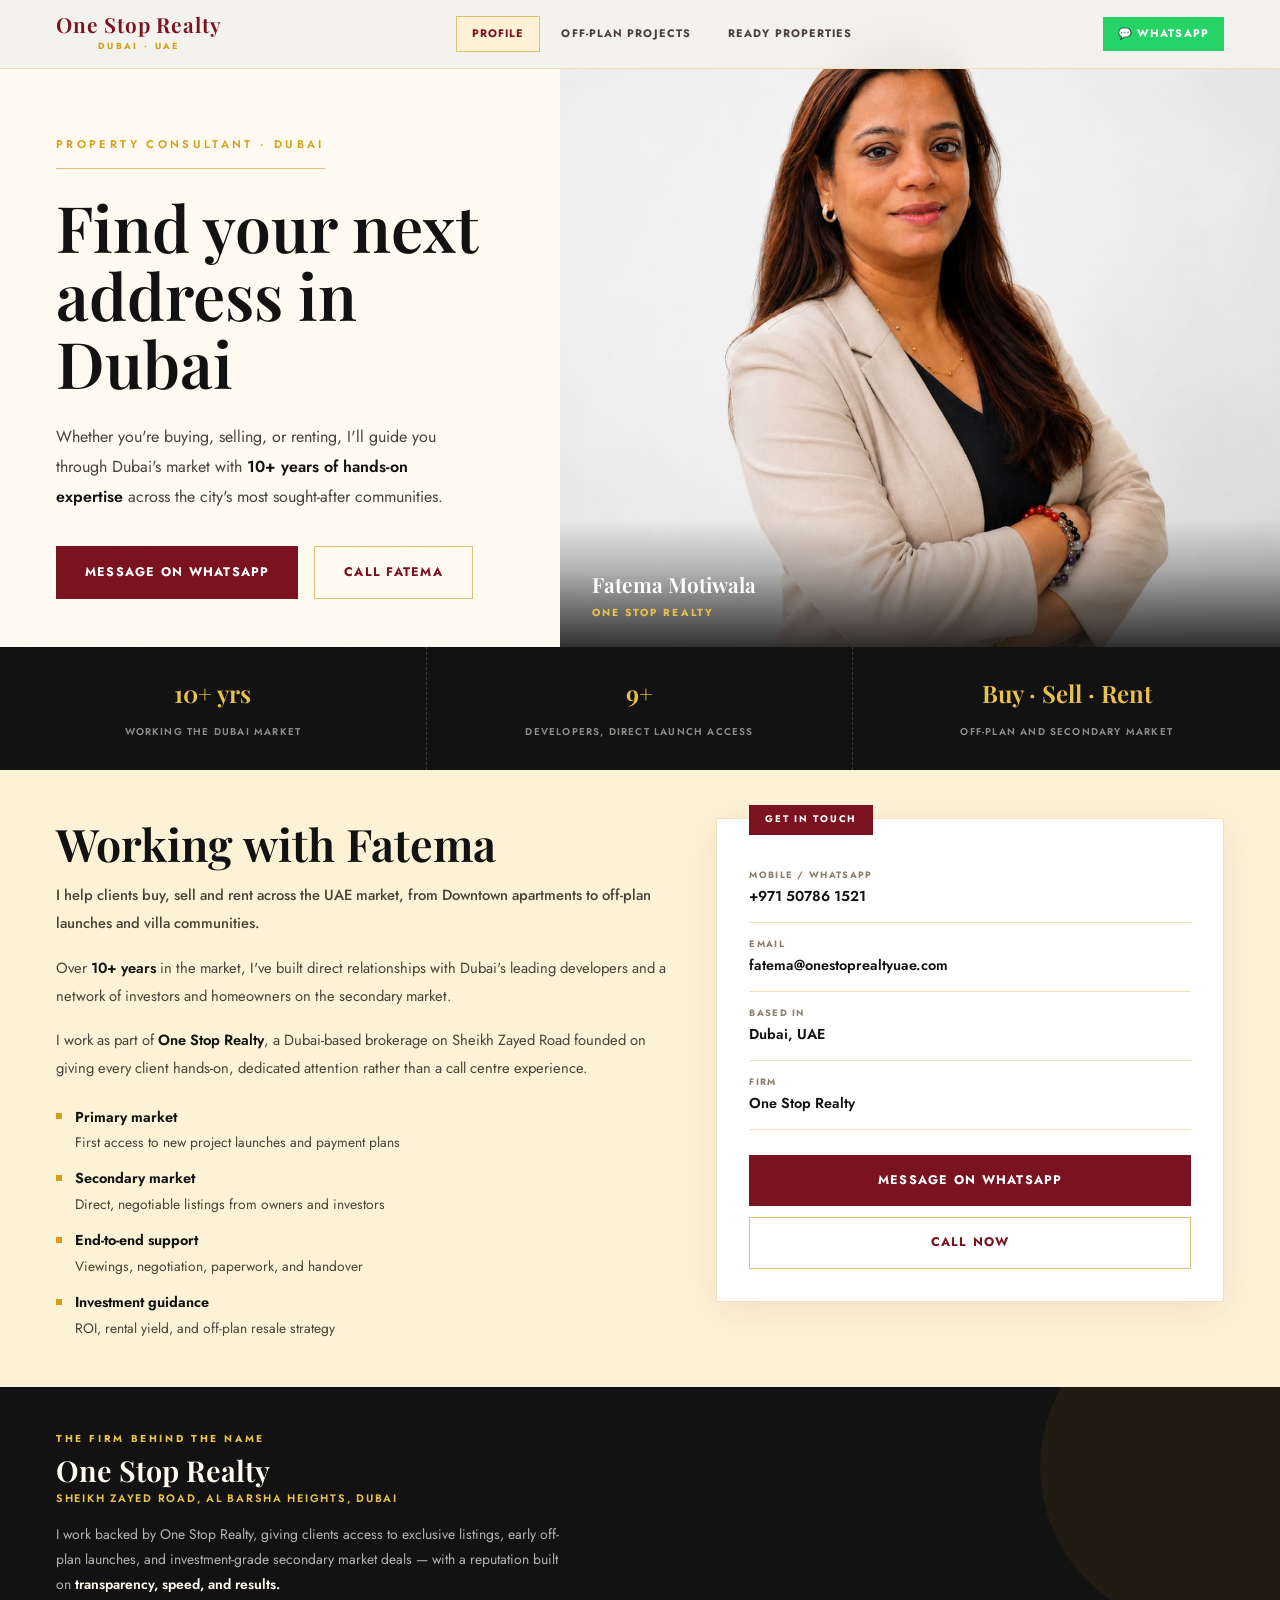
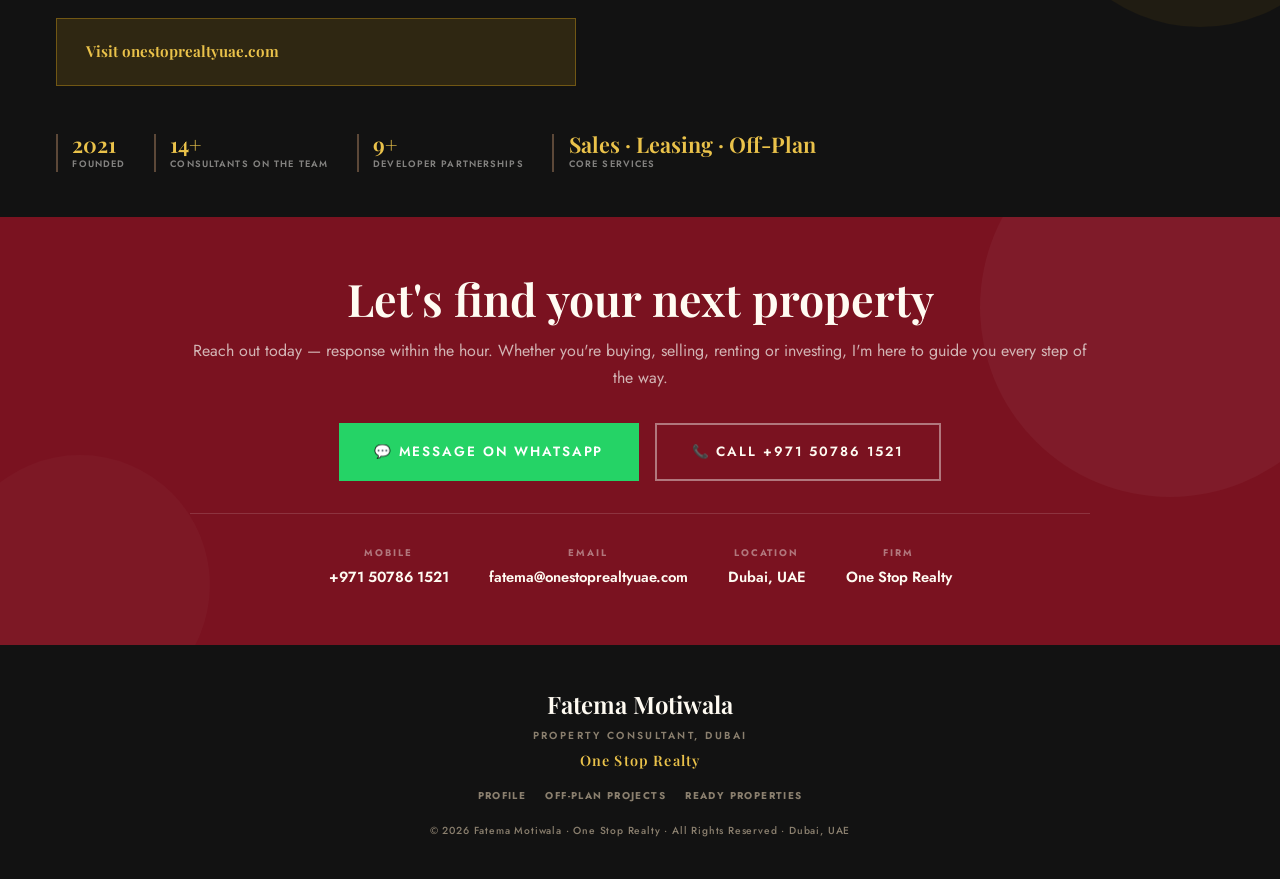
<file: index.html>
<!DOCTYPE html>
<html lang="en">
<head>
<meta charset="UTF-8"/>
<meta name="viewport" content="width=device-width, initial-scale=1.0"/>
<meta name="format-detection" content="telephone=no"/>
<title>Fatema Motiwala | Property Consultant, Dubai</title>
<link rel="stylesheet" href="styles.css"/>
</head>
<body>

<!-- NAV -->
<nav>
  <a href="index.html" class="nav-brand">
    <span class="nav-brand-name">One Stop Realty</span>
    <span class="nav-brand-sub">Dubai · UAE</span>
  </a>
  <ul class="nav-links">
    <li><a href="index.html" class="active">Profile</a></li>
    <li><a href="offplan.html">Off-Plan Projects</a></li>
    <li><a href="secondary.html">Ready Properties</a></li>
  </ul>
  <a href="https://wa.me/971507861521" target="_blank" class="nav-wa">💬 WhatsApp</a>
</nav>

<!-- HERO -->
<section class="intro-hero">
  <div class="intro-hero-text">
    <p class="intro-kicker">Property Consultant · Dubai</p>
    <h1 class="intro-heading">Find your next address in Dubai</h1>
    <p class="intro-copy">
      Whether you're buying, selling, or renting, I'll guide you through Dubai's market with
      <strong>10+ years of hands-on expertise</strong> across the city's most sought-after communities.
    </p>
    <div class="intro-cta">
      <a href="https://wa.me/971507861521?text=Hey%20Fatema!%20Found%20your%20profile%20%E2%80%94%20I%20think%20you're%20the%20right%20person%20to%20find%20my%20dream%20home%20in%20Dubai!" target="_blank" class="intro-btn intro-btn-solid">Message on WhatsApp</a>
      <a href="tel:+971507861521" class="intro-btn intro-btn-line">Call Fatema</a>
    </div>
  </div>
  <div class="intro-hero-photo">
    <img src="FM%201.jpg" alt="Fatema Motiwala"/>
    <div class="intro-photo-caption">
      <span class="intro-photo-name">Fatema Motiwala</span>
      <span class="intro-photo-role">One Stop Realty</span>
    </div>
  </div>
</section>

<div class="intro-facts">
  <div class="intro-fact">
    <span class="intro-fact-num">10+ yrs</span>
    <span class="intro-fact-lbl">Working the Dubai market</span>
  </div>
  <div class="intro-fact">
    <span class="intro-fact-num">9+</span>
    <span class="intro-fact-lbl">Developers, direct launch access</span>
  </div>
  <div class="intro-fact">
    <span class="intro-fact-num">Buy · Sell · Rent</span>
    <span class="intro-fact-lbl">Off-plan and secondary market</span>
  </div>
</div>

<!-- ABOUT + CONTACT DETAIL -->
<div class="section-outer about-section">
  <div class="section-inner">
    <div class="about-grid">
      <div class="about-text">
        <h2>Working with Fatema</h2>
        <p class="about-lede">I help clients buy, sell and rent across the UAE market, from Downtown apartments to off-plan launches and villa communities.</p>
        <p>Over <strong>10+ years</strong> in the market, I've built direct relationships with Dubai's leading developers and a network of investors and homeowners on the secondary market.</p>
        <p>I work as part of <strong>One Stop Realty</strong>, a Dubai-based brokerage on Sheikh Zayed Road founded on giving every client hands-on, dedicated attention rather than a call centre experience.</p>
        <ul class="about-list-new">
          <li><strong>Primary market</strong>First access to new project launches and payment plans</li>
          <li><strong>Secondary market</strong>Direct, negotiable listings from owners and investors</li>
          <li><strong>End-to-end support</strong>Viewings, negotiation, paperwork, and handover</li>
          <li><strong>Investment guidance</strong>ROI, rental yield, and off-plan resale strategy</li>
        </ul>
      </div>
      <div class="info-panel">
        <div class="info-panel-title">Get in touch</div>
        <div class="info-row">
          <span class="info-label">Mobile / WhatsApp</span>
          <a class="info-value" href="tel:+971507861521">+971 50786 1521</a>
        </div>
        <div class="info-row">
          <span class="info-label">Email</span>
          <a class="info-value" href="mailto:fatema@onestoprealtyuae.com">fatema@onestoprealtyuae.com</a>
        </div>
        <div class="info-row">
          <span class="info-label">Based in</span>
          <span class="info-value">Dubai, UAE</span>
        </div>
        <div class="info-row">
          <span class="info-label">Firm</span>
          <a class="info-value" href="https://onestoprealtyuae.com/about-us/" target="_blank" rel="noopener">One Stop Realty</a>
        </div>
        <div class="info-cta">
          <a href="https://wa.me/971507861521?text=Hey%20Fatema!%20Found%20your%20profile%20%E2%80%94%20I%20think%20you're%20the%20right%20person%20to%20find%20my%20dream%20home%20in%20Dubai!" target="_blank" class="intro-btn intro-btn-solid" style="justify-content:center;">Message on WhatsApp</a>
          <a href="tel:+971507861521" class="intro-btn intro-btn-line" style="justify-content:center;">Call now</a>
        </div>
      </div>
    </div>
  </div>
</div>

<!-- COMPANY STRIP -->
<div class="nh-strip-outer">
  <div class="nh-strip-inner">
    <div class="nh-strip-left">
      <div class="nh-strip-eyebrow">The firm behind the name</div>
      <div class="nh-strip-name">One Stop Realty</div>
      <p class="nh-strip-tagline">Sheikh Zayed Road, Al Barsha Heights, Dubai</p>
      <p class="nh-strip-desc">
        I work backed by One Stop Realty, giving clients access to exclusive listings, early off-plan launches, and investment-grade secondary market deals — with a reputation built on <strong>transparency, speed, and results.</strong>
      </p>
      <a href="https://onestoprealtyuae.com/about-us/" target="_blank" rel="noopener" class="nh-strip-cta">Visit onestoprealtyuae.com</a>
    </div>
    <div class="nh-strip-stats">
      <div class="nh-stat"><span class="nh-stat-val">2021</span><span class="nh-stat-lbl">Founded</span></div>
      <div class="nh-stat"><span class="nh-stat-val">14+</span><span class="nh-stat-lbl">Consultants on the team</span></div>
      <div class="nh-stat"><span class="nh-stat-val">9+</span><span class="nh-stat-lbl">Developer partnerships</span></div>
      <div class="nh-stat"><span class="nh-stat-val">Sales · Leasing · Off-Plan</span><span class="nh-stat-lbl">Core services</span></div>
    </div>
  </div>
</div>

<!-- CONTACT -->
<div class="contact-strip" id="contact">
  <div class="contact-inner">
    <h2>Let's find your next property</h2>
    <p>Reach out today — response within the hour. Whether you're buying, selling, renting or investing, I'm here to guide you every step of the way.</p>
    <div class="contact-btns">
      <a href="https://wa.me/971507861521?text=Hey%20Fatema!%20Found%20your%20profile%20%E2%80%94%20I%20think%20you're%20the%20right%20person%20to%20find%20my%20dream%20home%20in%20Dubai!" target="_blank" class="btn-wa-lg">💬 Message on WhatsApp</a>
      <a href="tel:+971507861521" class="btn-call-lg">📞 Call +971 50786 1521</a>
    </div>
    <div class="contact-details-row">
      <div class="contact-detail-item">
        <div class="contact-detail-label">Mobile</div>
        <div class="contact-detail-val">+971 50786 1521</div>
      </div>
      <div class="contact-detail-item">
        <div class="contact-detail-label">Email</div>
        <div class="contact-detail-val">fatema@onestoprealtyuae.com</div>
      </div>
      <div class="contact-detail-item">
        <div class="contact-detail-label">Location</div>
        <div class="contact-detail-val">Dubai, UAE</div>
      </div>
      <div class="contact-detail-item">
        <div class="contact-detail-label">Firm</div>
        <div class="contact-detail-val">One Stop Realty</div>
      </div>
    </div>
  </div>
</div>

<!-- FOOTER -->
<footer>
  <div class="footer-name">Fatema Motiwala</div>
  <div class="footer-role">Property Consultant, Dubai</div>
  <div class="footer-company">One Stop Realty</div>
  <div class="footer-links">
    <a href="index.html">Profile</a>
    <a href="offplan.html">Off-Plan Projects</a>
    <a href="secondary.html">Ready Properties</a>
  </div>
  <div class="footer-copy">© 2026 Fatema Motiwala · One Stop Realty · All Rights Reserved · Dubai, UAE</div>
</footer>

<!-- MOBILE STICKY BUTTONS -->
<div class="mobile-sticky">
  <a href="https://wa.me/971507861521?text=Hey%20Fatema!%20Found%20your%20profile%20%E2%80%94%20I%20think%20you're%20the%20right%20person%20to%20find%20my%20dream%20home%20in%20Dubai!" target="_blank" class="mob-btn mob-btn-wa">💬 WhatsApp</a>
  <a href="tel:+971507861521" class="mob-btn mob-btn-call">📞 Call</a>
</div>

</body>
</html>
</file>
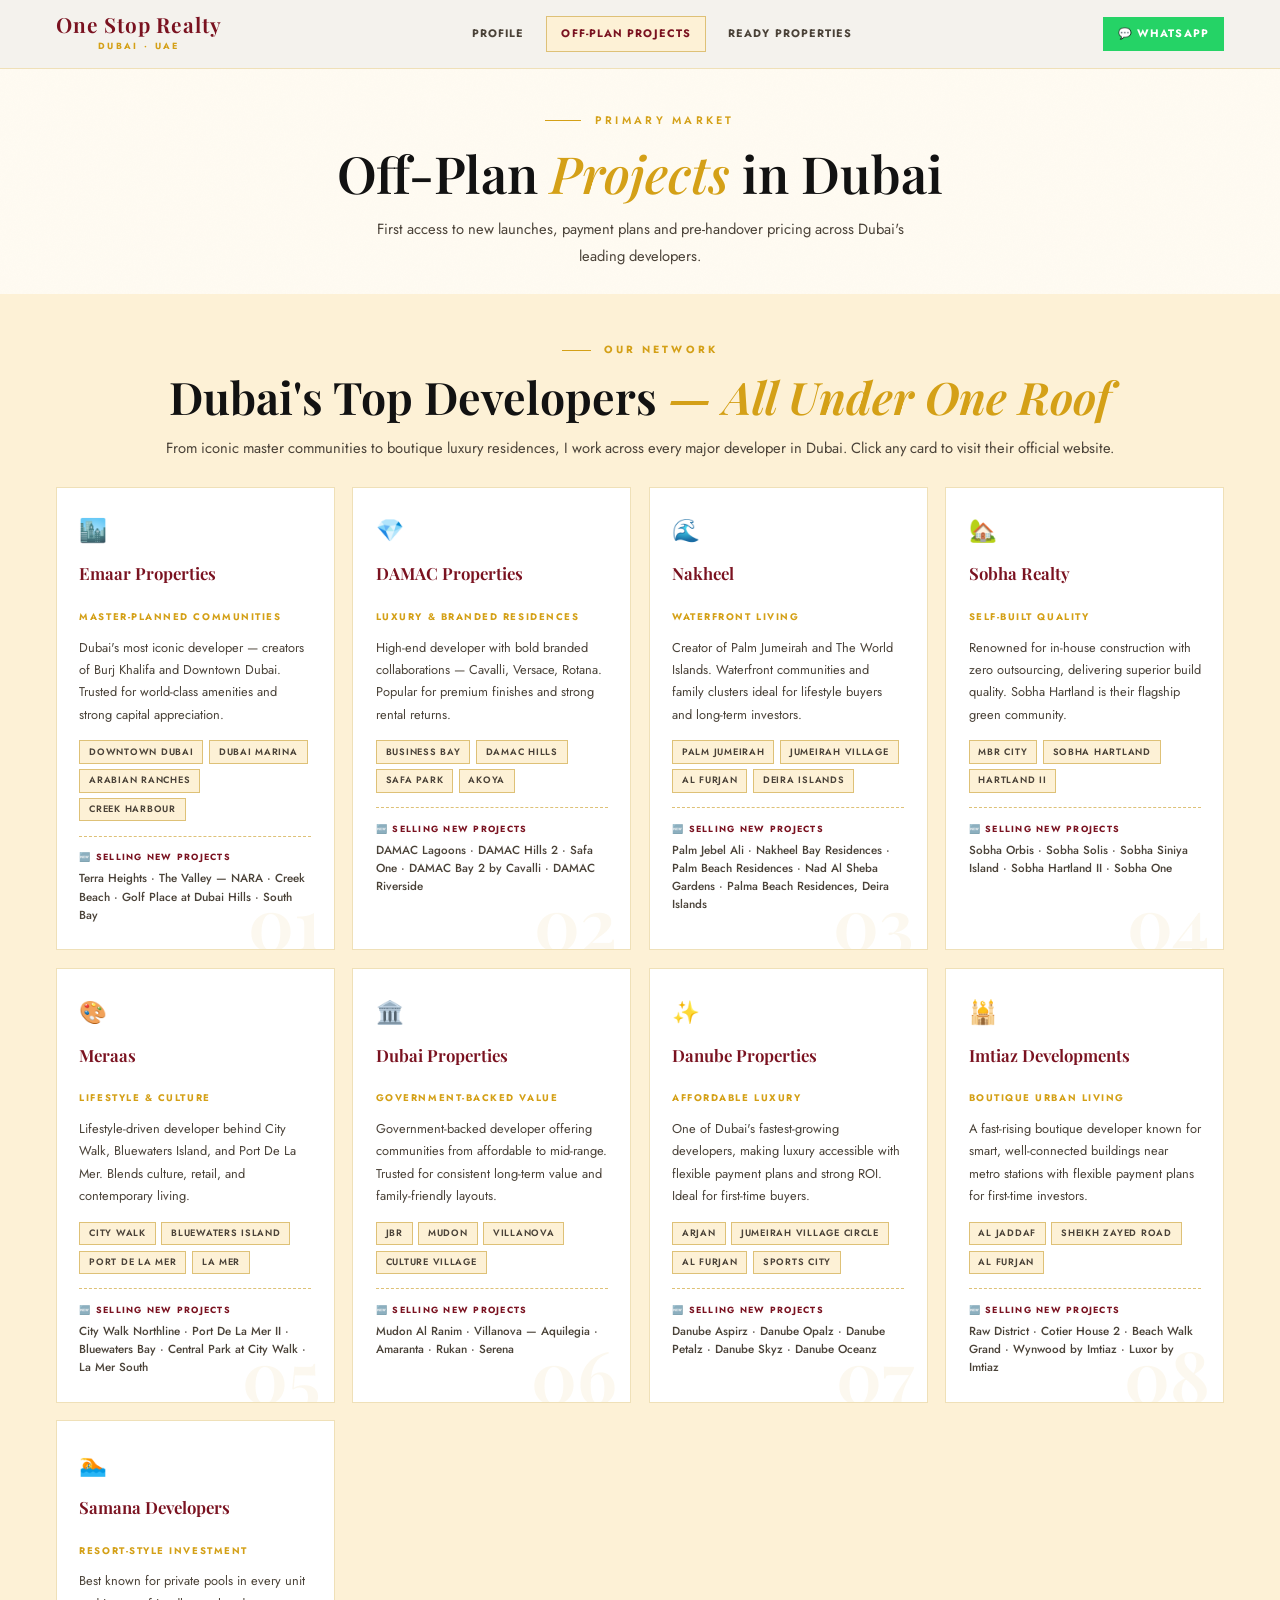
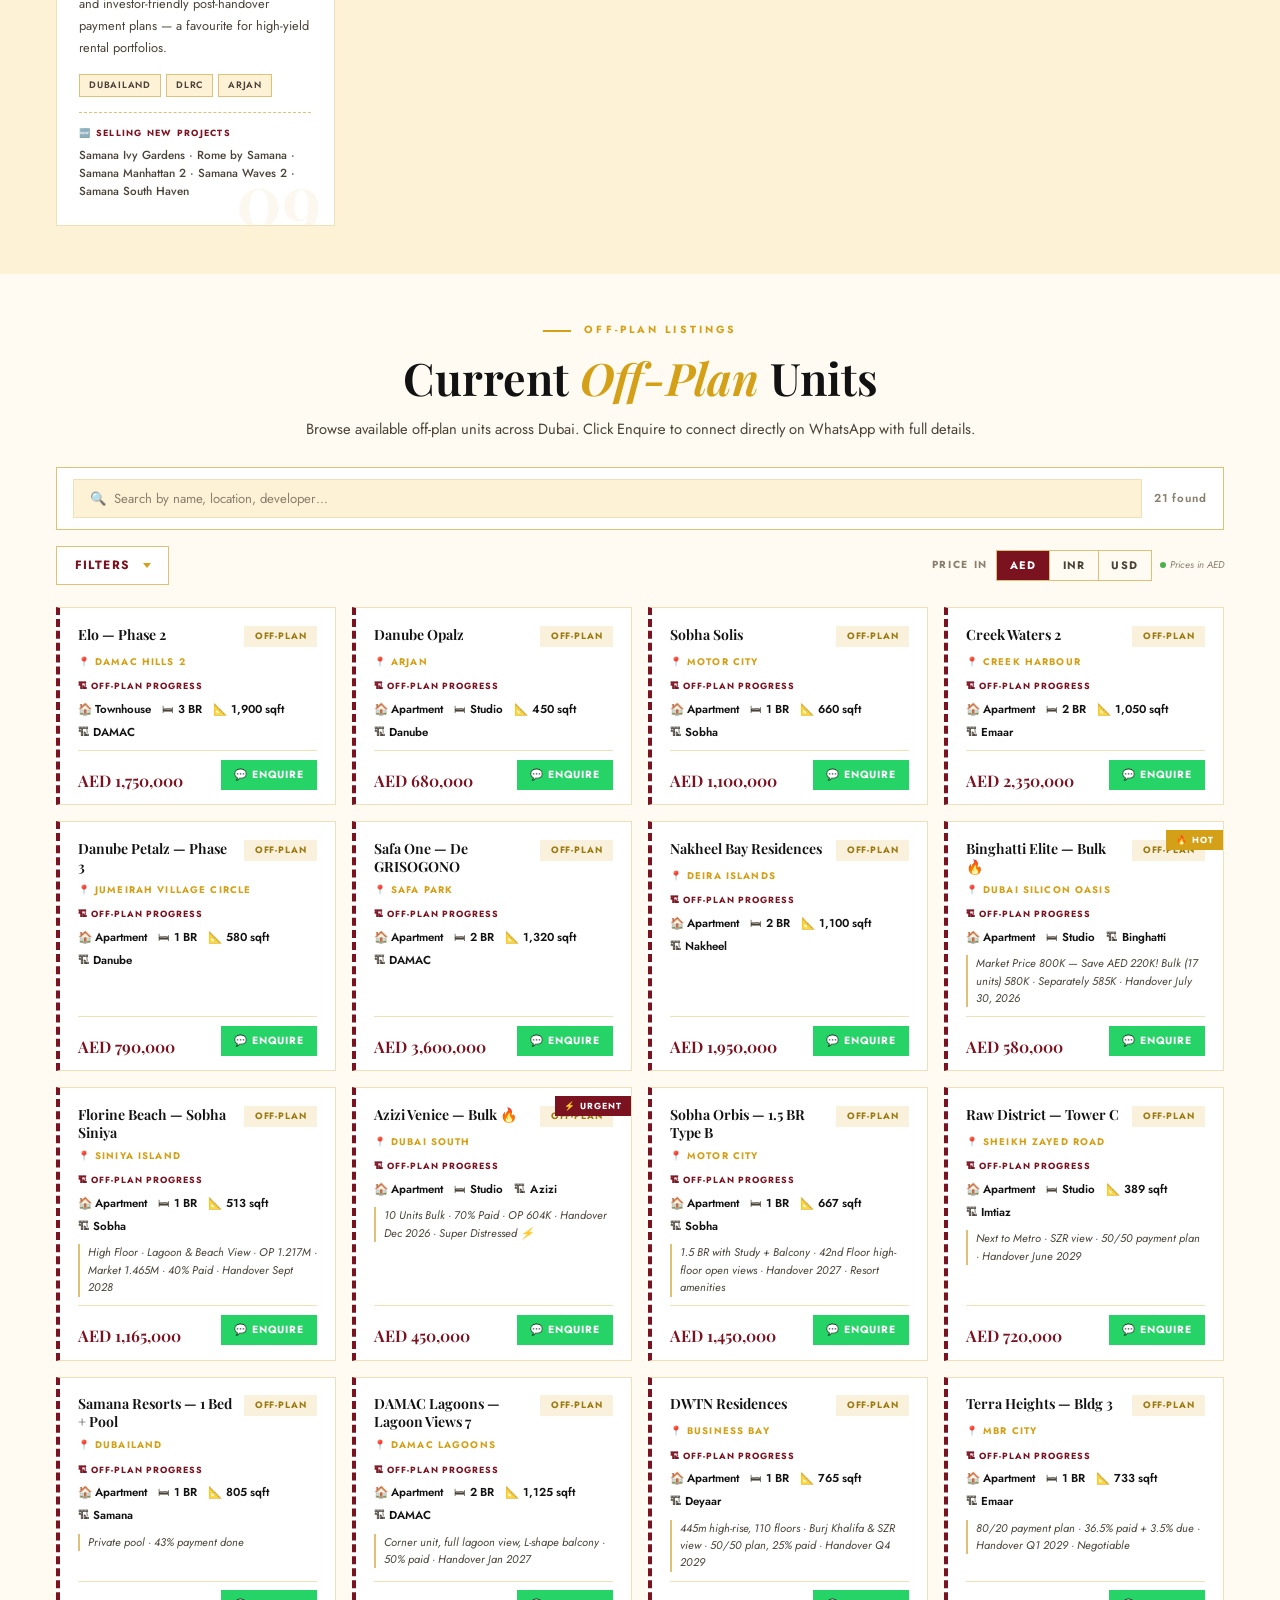
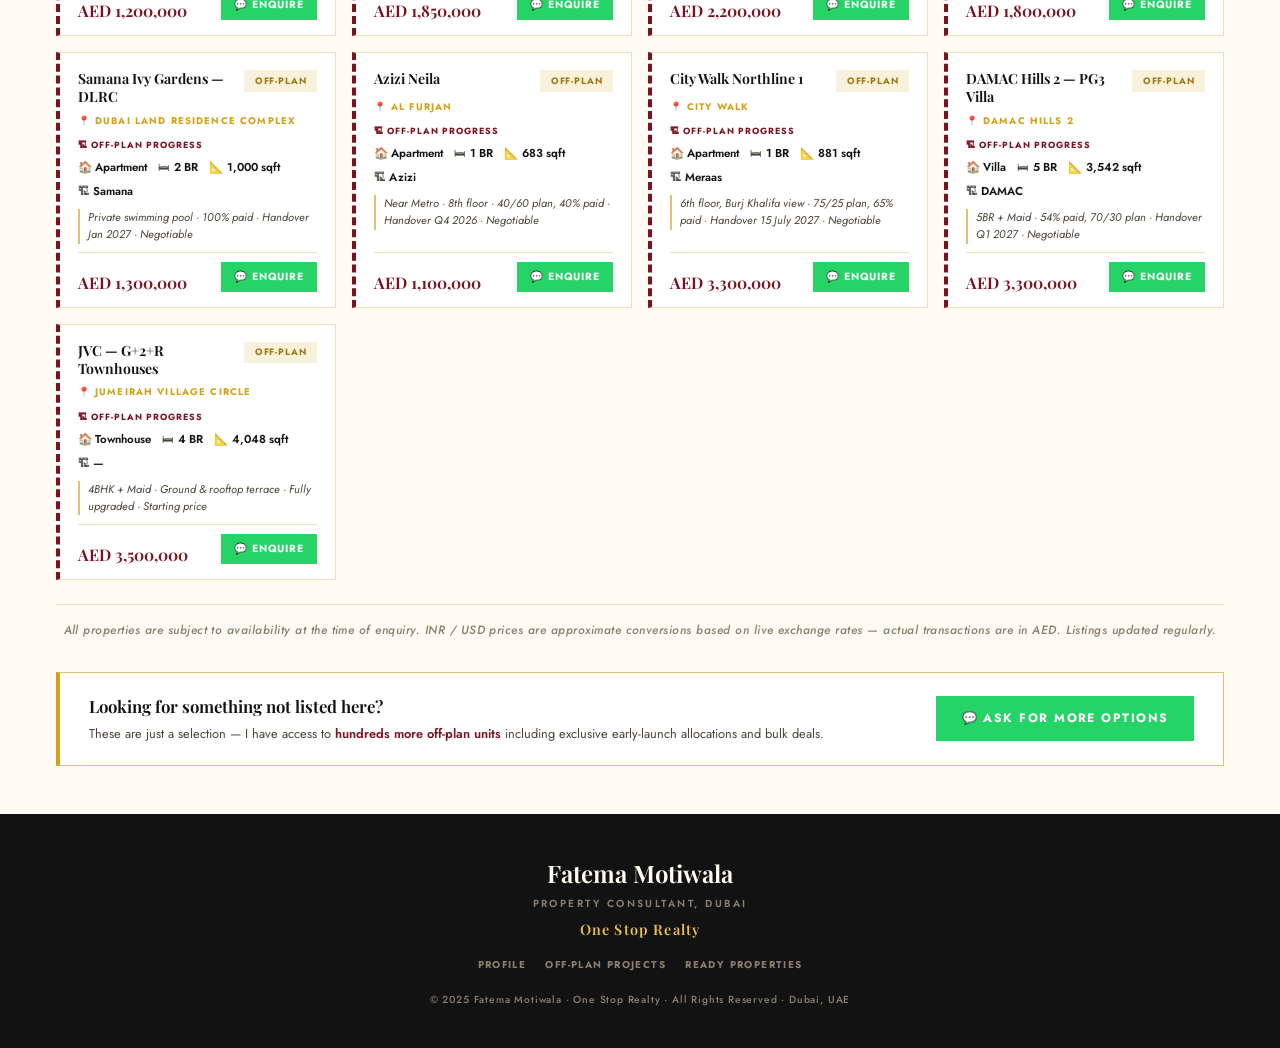
<file: offplan.html>
<!DOCTYPE html>
<html lang="en">
<head>
<meta charset="UTF-8"/>
<meta name="viewport" content="width=device-width, initial-scale=1.0"/>
<title>Off-Plan Projects | Fatema Motiwala, Dubai</title>
<link rel="stylesheet" href="styles.css"/>
</head>
<body>

<!-- NAV -->
<nav>
  <a href="index.html" class="nav-brand">
    <span class="nav-brand-name">One Stop Realty</span>
    <span class="nav-brand-sub">Dubai · UAE</span>
  </a>
  <ul class="nav-links">
    <li><a href="index.html">Profile</a></li>
    <li><a href="offplan.html" class="active">Off-Plan Projects</a></li>
    <li><a href="secondary.html">Ready Properties</a></li>
  </ul>
  <a href="https://wa.me/971507861521" target="_blank" class="nav-wa">💬 WhatsApp</a>
</nav>

<div class="page-header">
  <div class="eyebrow"><span class="eyebrow-line"></span>Primary Market</div>
  <h1>Off-Plan <em>Projects</em> in Dubai</h1>
  <p>First access to new launches, payment plans and pre-handover pricing across Dubai's leading developers.</p>
</div>

<!-- DEVELOPERS -->
<div class="section-outer dev-section" id="developers">
  <div class="section-inner">
    <div class="sec-eyebrow" style="justify-content:center;">Our Network</div>
    <h2 style="text-align:center;">Dubai's Top Developers <em>— All Under One Roof</em></h2>
    <p class="sec-subtitle" style="text-align:center;max-width:100%;">From iconic master communities to boutique luxury residences, I work across every major developer in Dubai. Click any card to visit their official website.</p>
    <div class="dev-grid">
      <a class="dev-card" data-num="01" href="https://www.emaar.com" target="_blank" rel="noopener">
        <div class="dev-icon">🏙️</div>
        <div class="dev-name">Emaar Properties</div>
        <div class="dev-visit">↗ Visit emaar.com</div>
        <div class="dev-type">Master-Planned Communities</div>
        <div class="dev-desc">Dubai's most iconic developer — creators of Burj Khalifa and Downtown Dubai. Trusted for world-class amenities and strong capital appreciation.</div>
        <div class="dev-areas">
          <span class="area-pill">Downtown Dubai</span><span class="area-pill">Dubai Marina</span>
          <span class="area-pill">Arabian Ranches</span><span class="area-pill">Creek Harbour</span>
        </div>
        <div class="dev-newproj">
          <div class="dev-newproj-label">🆕 Selling New Projects</div>
          <div class="dev-newproj-list">Terra Heights · The Valley — NARA · Creek Beach · Golf Place at Dubai Hills · South Bay</div>
        </div>
      </a>
      <a class="dev-card" data-num="02" href="https://www.damacproperties.com" target="_blank" rel="noopener">
        <div class="dev-icon">💎</div>
        <div class="dev-name">DAMAC Properties</div>
        <div class="dev-visit">↗ Visit damacproperties.com</div>
        <div class="dev-type">Luxury &amp; Branded Residences</div>
        <div class="dev-desc">High-end developer with bold branded collaborations — Cavalli, Versace, Rotana. Popular for premium finishes and strong rental returns.</div>
        <div class="dev-areas">
          <span class="area-pill">Business Bay</span><span class="area-pill">DAMAC Hills</span>
          <span class="area-pill">Safa Park</span><span class="area-pill">Akoya</span>
        </div>
        <div class="dev-newproj">
          <div class="dev-newproj-label">🆕 Selling New Projects</div>
          <div class="dev-newproj-list">DAMAC Lagoons · DAMAC Hills 2 · Safa One · DAMAC Bay 2 by Cavalli · DAMAC Riverside</div>
        </div>
      </a>
      <a class="dev-card" data-num="03" href="https://www.nakheel.com" target="_blank" rel="noopener">
        <div class="dev-icon">🌊</div>
        <div class="dev-name">Nakheel</div>
        <div class="dev-visit">↗ Visit nakheel.com</div>
        <div class="dev-type">Waterfront Living</div>
        <div class="dev-desc">Creator of Palm Jumeirah and The World Islands. Waterfront communities and family clusters ideal for lifestyle buyers and long-term investors.</div>
        <div class="dev-areas">
          <span class="area-pill">Palm Jumeirah</span><span class="area-pill">Jumeirah Village</span>
          <span class="area-pill">Al Furjan</span><span class="area-pill">Deira Islands</span>
        </div>
        <div class="dev-newproj">
          <div class="dev-newproj-label">🆕 Selling New Projects</div>
          <div class="dev-newproj-list">Palm Jebel Ali · Nakheel Bay Residences · Palm Beach Residences · Nad Al Sheba Gardens · Palma Beach Residences, Deira Islands</div>
        </div>
      </a>
      <a class="dev-card" data-num="04" href="https://www.sobharealty.com" target="_blank" rel="noopener">
        <div class="dev-icon">🏡</div>
        <div class="dev-name">Sobha Realty</div>
        <div class="dev-visit">↗ Visit sobharealty.com</div>
        <div class="dev-type">Self-Built Quality</div>
        <div class="dev-desc">Renowned for in-house construction with zero outsourcing, delivering superior build quality. Sobha Hartland is their flagship green community.</div>
        <div class="dev-areas">
          <span class="area-pill">MBR City</span><span class="area-pill">Sobha Hartland</span>
          <span class="area-pill">Hartland II</span>
        </div>
        <div class="dev-newproj">
          <div class="dev-newproj-label">🆕 Selling New Projects</div>
          <div class="dev-newproj-list">Sobha Orbis · Sobha Solis · Sobha Siniya Island · Sobha Hartland II · Sobha One</div>
        </div>
      </a>
      <a class="dev-card" data-num="05" href="https://www.meraas.com" target="_blank" rel="noopener">
        <div class="dev-icon">🎨</div>
        <div class="dev-name">Meraas</div>
        <div class="dev-visit">↗ Visit meraas.com</div>
        <div class="dev-type">Lifestyle &amp; Culture</div>
        <div class="dev-desc">Lifestyle-driven developer behind City Walk, Bluewaters Island, and Port De La Mer. Blends culture, retail, and contemporary living.</div>
        <div class="dev-areas">
          <span class="area-pill">City Walk</span><span class="area-pill">Bluewaters Island</span>
          <span class="area-pill">Port De La Mer</span><span class="area-pill">La Mer</span>
        </div>
        <div class="dev-newproj">
          <div class="dev-newproj-label">🆕 Selling New Projects</div>
          <div class="dev-newproj-list">City Walk Northline · Port De La Mer II · Bluewaters Bay · Central Park at City Walk · La Mer South</div>
        </div>
      </a>
      <a class="dev-card" data-num="06" href="https://www.dubaiproperties.ae" target="_blank" rel="noopener">
        <div class="dev-icon">🏛️</div>
        <div class="dev-name">Dubai Properties</div>
        <div class="dev-visit">↗ Visit dubaiproperties.ae</div>
        <div class="dev-type">Government-Backed Value</div>
        <div class="dev-desc">Government-backed developer offering communities from affordable to mid-range. Trusted for consistent long-term value and family-friendly layouts.</div>
        <div class="dev-areas">
          <span class="area-pill">JBR</span><span class="area-pill">Mudon</span>
          <span class="area-pill">Villanova</span><span class="area-pill">Culture Village</span>
        </div>
        <div class="dev-newproj">
          <div class="dev-newproj-label">🆕 Selling New Projects</div>
          <div class="dev-newproj-list">Mudon Al Ranim · Villanova — Aquilegia · Amaranta · Rukan · Serena</div>
        </div>
      </a>
      <a class="dev-card" data-num="07" href="https://www.danubeproperties.com" target="_blank" rel="noopener">
        <div class="dev-icon">✨</div>
        <div class="dev-name">Danube Properties</div>
        <div class="dev-visit">↗ Visit danubeproperties.com</div>
        <div class="dev-type">Affordable Luxury</div>
        <div class="dev-desc">One of Dubai's fastest-growing developers, making luxury accessible with flexible payment plans and strong ROI. Ideal for first-time buyers.</div>
        <div class="dev-areas">
          <span class="area-pill">Arjan</span><span class="area-pill">Jumeirah Village Circle</span>
          <span class="area-pill">Al Furjan</span><span class="area-pill">Sports City</span>
        </div>
        <div class="dev-newproj">
          <div class="dev-newproj-label">🆕 Selling New Projects</div>
          <div class="dev-newproj-list">Danube Aspirz · Danube Opalz · Danube Petalz · Danube Skyz · Danube Oceanz</div>
        </div>
      </a>
      <a class="dev-card" data-num="08" href="https://www.imtiazdevelopments.com" target="_blank" rel="noopener">
        <div class="dev-icon">🕌</div>
        <div class="dev-name">Imtiaz Developments</div>
        <div class="dev-visit">↗ Visit imtiazdevelopments.com</div>
        <div class="dev-type">Boutique Urban Living</div>
        <div class="dev-desc">A fast-rising boutique developer known for smart, well-connected buildings near metro stations with flexible payment plans for first-time investors.</div>
        <div class="dev-areas">
          <span class="area-pill">Al Jaddaf</span><span class="area-pill">Sheikh Zayed Road</span>
          <span class="area-pill">Al Furjan</span>
        </div>
        <div class="dev-newproj">
          <div class="dev-newproj-label">🆕 Selling New Projects</div>
          <div class="dev-newproj-list">Raw District · Cotier House 2 · Beach Walk Grand · Wynwood by Imtiaz · Luxor by Imtiaz</div>
        </div>
      </a>
      <a class="dev-card" data-num="09" href="https://www.samana.ae" target="_blank" rel="noopener">
        <div class="dev-icon">🏊</div>
        <div class="dev-name">Samana Developers</div>
        <div class="dev-visit">↗ Visit samana.ae</div>
        <div class="dev-type">Resort-Style Investment</div>
        <div class="dev-desc">Best known for private pools in every unit and investor-friendly post-handover payment plans — a favourite for high-yield rental portfolios.</div>
        <div class="dev-areas">
          <span class="area-pill">Dubailand</span><span class="area-pill">DLRC</span>
          <span class="area-pill">Arjan</span>
        </div>
        <div class="dev-newproj">
          <div class="dev-newproj-label">🆕 Selling New Projects</div>
          <div class="dev-newproj-list">Samana Ivy Gardens · Rome by Samana · Samana Manhattan 2 · Samana Waves 2 · Samana South Haven</div>
        </div>
      </a>
    </div>
  </div>
</div>

<!-- OFF-PLAN LISTINGS -->
<div class="section-outer listings-section" id="listings">
  <div class="section-inner">
    <div class="sec-eyebrow" style="justify-content:center;">Off-Plan Listings</div>
    <h2 style="text-align:center;">Current <em>Off-Plan</em> Units</h2>
    <p class="sec-subtitle" style="text-align:center;max-width:100%;">Browse available off-plan units across Dubai. Click Enquire to connect directly on WhatsApp with full details.</p>

    <div class="search-bar-wrap">
      <input type="text" class="search-input" id="opSearch" placeholder="🔍  Search by name, location, developer…" oninput="applyFilters()"/>
      <span class="search-results-count" id="opCount"></span>
    </div>

    <div class="filter-bar">
      <div class="filter-left">
        <div class="filter-dropdown-wrap">
          <button class="filter-main-btn" id="opFilterBtn" onclick="toggleFilterPanel('opFilterPanel','opFilterBtn')">
            <span id="opFilterLabel">Filters</span>
            <span class="arrow"></span>
          </button>
          <div class="filter-panel" id="opFilterPanel">
            <div class="filter-group">
              <span class="filter-group-label">Bedrooms / Size</span>
              <div class="filter-chips" id="opBedsChips">
                <button class="chip active" onclick="setBeds('',this)">All</button>
                <button class="chip" onclick="setBeds('Studio',this)">Studio</button>
                <button class="chip" onclick="setBeds('1 BR',this)">1 BR</button>
                <button class="chip" onclick="setBeds('2 BR',this)">2 BR</button>
                <button class="chip" onclick="setBeds('3 BR',this)">3 BR</button>
                <button class="chip" onclick="setBeds('4 BR',this)">4 BR</button>
                <button class="chip" onclick="setBeds('5 BR',this)">5 BR</button>
                <button class="chip" onclick="setBeds('6 BR',this)">6+ BR</button>
                <button class="chip" onclick="setBeds('Townhouse',this)">Townhouse</button>
                <button class="chip" onclick="setBeds('Villa',this)">Villa</button>
              </div>
            </div>
            <div class="filter-group">
              <span class="filter-group-label">Developer</span>
              <div class="filter-chips" id="opDevChips">
                <button class="chip active" onclick="setDev('',this)">All</button>
                <button class="chip" onclick="setDev('Emaar',this)">Emaar</button>
                <button class="chip" onclick="setDev('DAMAC',this)">DAMAC</button>
                <button class="chip" onclick="setDev('Nakheel',this)">Nakheel</button>
                <button class="chip" onclick="setDev('Sobha',this)">Sobha</button>
                <button class="chip" onclick="setDev('Meraas',this)">Meraas</button>
                <button class="chip" onclick="setDev('Danube',this)">Danube</button>
                <button class="chip" onclick="setDev('Binghatti',this)">Binghatti</button>
                <button class="chip" onclick="setDev('Azizi',this)">Azizi</button>
                <button class="chip" onclick="setDev('Imtiaz',this)">Imtiaz</button>
                <button class="chip" onclick="setDev('Samana',this)">Samana</button>
                <button class="chip" onclick="setDev('Deyaar',this)">Deyaar</button>
              </div>
            </div>
          </div>
        </div>
        <span class="filter-active-label" id="opActiveLabel" style="font-size:0.7rem;color:var(--taupe);font-weight:500;"></span>
      </div>
      <div class="currency-inline">
        <span class="currency-label">Price in</span>
        <div class="currency-toggle">
          <button class="cur-btn active" onclick="setCurrency('AED',this)">AED</button>
          <button class="cur-btn" onclick="setCurrency('INR',this)">INR</button>
          <button class="cur-btn" onclick="setCurrency('USD',this)">USD</button>
        </div>
        <span class="rate-note" id="rateNote"><span class="rate-dot stale" id="rateDot"></span><span id="rateText">Loading…</span></span>
      </div>
    </div>

    <div class="primary-grid" id="listingsBody"></div>
    <p class="availability-note">All properties are subject to availability at the time of enquiry. INR / USD prices are approximate conversions based on live exchange rates — actual transactions are in AED. Listings updated regularly.</p>
    <div class="more-properties-banner">
      <div>
        <div class="more-prop-title">Looking for something not listed here?</div>
        <div class="more-prop-sub">These are just a selection — I have access to <strong>hundreds more off-plan units</strong> including exclusive early-launch allocations and bulk deals.</div>
      </div>
      <a href="https://wa.me/971507861521?text=Hi%20Fatema!%20I%20checked%20your%20off-plan%20listings%20but%20didn't%20find%20what%20I'm%20looking%20for.%20Can%20you%20help%20me%20find%20more%20options?" target="_blank" class="btn-more-props">💬 Ask for More Options</a>
    </div>
  </div>
</div>

<!-- FOOTER -->
<footer>
  <div class="footer-name">Fatema Motiwala</div>
  <div class="footer-role">Property Consultant, Dubai</div>
  <div class="footer-company">One Stop Realty</div>
  <div class="footer-links">
    <a href="index.html">Profile</a>
    <a href="offplan.html">Off-Plan Projects</a>
    <a href="secondary.html">Ready Properties</a>
  </div>
  <div class="footer-copy">© 2025 Fatema Motiwala · One Stop Realty · All Rights Reserved · Dubai, UAE</div>
</footer>

<div class="mobile-sticky">
  <a href="https://wa.me/971507861521?text=Hey%20Fatema!%20Interested%20in%20one%20of%20your%20off-plan%20projects." target="_blank" class="mob-btn mob-btn-wa">💬 WhatsApp</a>
  <a href="tel:+971507861521" class="mob-btn mob-btn-call">📞 Call</a>
</div>

<script>
/* ═══════════════════════════════════════════════════════════════════
   OFF-PLAN LISTINGS DATA
   To add a new off-plan project: copy one block below (between the { and },
   change the values, and paste it as a new line in the array.
   status is always "offplan" on this page.
   ═══════════════════════════════════════════════════════════════════ */
const listings = [
  { id:15, name:"Elo — Phase 2",                   type:"Townhouse",  developer:"DAMAC",   location:"DAMAC Hills 2",           beds:"3 BR",       size:"1,900",  price:"1,750,000",   status:"offplan" },
  { id:16, name:"Danube Opalz",                    type:"Apartment",  developer:"Danube",  location:"Arjan",                   beds:"Studio",     size:"450",    price:"680,000",     status:"offplan" },
  { id:17, name:"Sobha Solis",                     type:"Apartment",  developer:"Sobha",   location:"Motor City",              beds:"1 BR",       size:"660",    price:"1,100,000",   status:"offplan" },
  { id:18, name:"Creek Waters 2",                  type:"Apartment",  developer:"Emaar",   location:"Creek Harbour",           beds:"2 BR",       size:"1,050",  price:"2,350,000",   status:"offplan" },
  { id:19, name:"Danube Petalz — Phase 3",         type:"Apartment",  developer:"Danube",  location:"Jumeirah Village Circle", beds:"1 BR",       size:"580",    price:"790,000",     status:"offplan" },
  { id:20, name:"Safa One — De GRISOGONO",         type:"Apartment",  developer:"DAMAC",   location:"Safa Park",               beds:"2 BR",       size:"1,320",  price:"3,600,000",   status:"offplan" },
  { id:21, name:"Nakheel Bay Residences",          type:"Apartment",  developer:"Nakheel", location:"Deira Islands",           beds:"2 BR",       size:"1,100",  price:"1,950,000",   status:"offplan" },
  { id:24, name:"Binghatti Elite — Bulk 🔥",       type:"Apartment",  developer:"Binghatti",location:"Dubai Silicon Oasis",    beds:"Studio",     size:"—",      price:"580,000",     status:"offplan", note:"Market Price 800K — Save AED 220K! Bulk (17 units) 580K · Separately 585K · Handover July 30, 2026" },
  { id:25, name:"Florine Beach — Sobha Siniya",    type:"Apartment",  developer:"Sobha",   location:"Siniya Island",           beds:"1 BR",       size:"513",    price:"1,165,000",   status:"offplan", note:"High Floor · Lagoon & Beach View · OP 1.217M · Market 1.465M · 40% Paid · Handover Sept 2028" },
  { id:29, name:"Azizi Venice — Bulk 🔥",          type:"Apartment",  developer:"Azizi",   location:"Dubai South",             beds:"Studio",     size:"—",      price:"450,000",     status:"offplan", note:"10 Units Bulk · 70% Paid · OP 604K · Handover Dec 2026 · Super Distressed ⚡" },
  { id:31, name:"Sobha Orbis — 1.5 BR Type B",     type:"Apartment",  developer:"Sobha",   location:"Motor City",              beds:"1 BR",       size:"667",    price:"1,450,000",   status:"offplan", note:"1.5 BR with Study + Balcony · 42nd Floor high-floor open views · Handover 2027 · Resort amenities" },
  { id:34, name:"Raw District — Tower C",          type:"Apartment",  developer:"Imtiaz",  location:"Sheikh Zayed Road",       beds:"Studio",     size:"389",    price:"720,000",     status:"offplan", note:"Next to Metro · SZR view · 50/50 payment plan · Handover June 2029" },
  { id:35, name:"Samana Resorts — 1 Bed + Pool",   type:"Apartment",  developer:"Samana",  location:"Dubailand",               beds:"1 BR",       size:"805",    price:"1,200,000",   status:"offplan", note:"Private pool · 43% payment done" },
  { id:36, name:"DAMAC Lagoons — Lagoon Views 7",  type:"Apartment",  developer:"DAMAC",   location:"DAMAC Lagoons",           beds:"2 BR",       size:"1,125",  price:"1,850,000",   status:"offplan", note:"Corner unit, full lagoon view, L-shape balcony · 50% paid · Handover Jan 2027" },
  { id:37, name:"DWTN Residences",                 type:"Apartment",  developer:"Deyaar",  location:"Business Bay",            beds:"1 BR",       size:"765",    price:"2,200,000",   status:"offplan", note:"445m high-rise, 110 floors · Burj Khalifa & SZR view · 50/50 plan, 25% paid · Handover Q4 2029" },
  { id:38, name:"Terra Heights — Bldg 3",          type:"Apartment",  developer:"Emaar",   location:"MBR City",                beds:"1 BR",       size:"733",    price:"1,800,000",   status:"offplan", note:"80/20 payment plan · 36.5% paid + 3.5% due · Handover Q1 2029 · Negotiable" },
  { id:39, name:"Samana Ivy Gardens — DLRC",       type:"Apartment",  developer:"Samana",  location:"Dubai Land Residence Complex", beds:"2 BR",  size:"1,000",  price:"1,300,000",   status:"offplan", note:"Private swimming pool · 100% paid · Handover Jan 2027 · Negotiable" },
  { id:40, name:"Azizi Neila",                     type:"Apartment",  developer:"Azizi",   location:"Al Furjan",               beds:"1 BR",       size:"683",    price:"1,100,000",   status:"offplan", note:"Near Metro · 8th floor · 40/60 plan, 40% paid · Handover Q4 2026 · Negotiable" },
  { id:41, name:"City Walk Northline 1",           type:"Apartment",  developer:"Meraas",  location:"City Walk",               beds:"1 BR",       size:"881",    price:"3,300,000",   status:"offplan", note:"6th floor, Burj Khalifa view · 75/25 plan, 65% paid · Handover 15 July 2027 · Negotiable" },
  { id:42, name:"DAMAC Hills 2 — PG3 Villa",       type:"Villa",      developer:"DAMAC",   location:"DAMAC Hills 2",           beds:"5 BR",       size:"3,542",  price:"3,300,000",   status:"offplan", note:"5BR + Maid · 54% paid, 70/30 plan · Handover Q1 2027 · Negotiable" },
  { id:43, name:"JVC — G+2+R Townhouses",          type:"Townhouse",  developer:"—",       location:"Jumeirah Village Circle", beds:"4 BR",       size:"4,048",  price:"3,500,000",   status:"offplan", note:"4BHK + Maid · Ground & rooftop terrace · Fully upgraded · Starting price" },
];

/* ── RATES ── */
const FALLBACK_RATES = { AED: 1, INR: 22.45, USD: 0.2722 };
let rates = { ...FALLBACK_RATES };
let activeCurrency = 'AED';
let ratesLive = false;

async function fetchRates() {
  try {
    const res = await fetch('https://api.exchangerate-api.com/v4/latest/AED');
    if (!res.ok) throw new Error();
    const data = await res.json();
    rates.INR = data.rates.INR || FALLBACK_RATES.INR;
    rates.USD = data.rates.USD || FALLBACK_RATES.USD;
    ratesLive = true;
    updateRateNote();
    applyFilters();
  } catch(e) {
    ratesLive = false;
    updateRateNote();
  }
}
function updateRateNote() {
  const dot = document.getElementById('rateDot');
  const txt = document.getElementById('rateText');
  if (!dot || !txt) return;
  if (activeCurrency === 'AED') { dot.className = 'rate-dot'; txt.textContent = 'Prices in AED'; return; }
  if (ratesLive) {
    dot.className = 'rate-dot';
    const sym = activeCurrency === 'INR' ? '₹' : '$';
    const r = activeCurrency === 'INR' ? rates.INR.toFixed(2) : rates.USD.toFixed(4);
    txt.textContent = 'Live: 1 AED = ' + sym + r + ' · Approx';
  } else {
    dot.className = 'rate-dot stale';
    txt.textContent = 'Approx (offline) · Verify before transacting';
  }
}
function setCurrency(cur, btn) {
  activeCurrency = cur;
  document.querySelectorAll('.cur-btn').forEach(b => b.classList.toggle('active', b.textContent.trim() === cur));
  updateRateNote();
  applyFilters();
}
function parsePriceAED(priceStr) {
  const s = priceStr.toString().trim();
  if (/on request/i.test(s)) return { value: null, isSpecial: true };
  if (/contact/i.test(s))    return { value: null, isSpecial: true };
  if (/same as capital/i.test(s)) return { value: null, isSpecial: true };
  if (/\/\s*sqft/i.test(s))  return { value: null, isSpecial: true };
  let suffix = '';
  if (/\/\s*mo/i.test(s)) suffix = '/mo';
  else if (/\/\s*yr/i.test(s)) suffix = '/yr';
  const cleaned = s.replace(/AED\s*/i,'').replace(/[,\s]/g,'').replace(/\/.*$/,'').trim();
  const num = parseFloat(cleaned);
  return { value: isNaN(num) ? null : num, suffix, isSpecial: false };
}
function formatConverted(priceStr) {
  if (activeCurrency === 'AED') return '';
  const { value, suffix, isSpecial } = parsePriceAED(priceStr);
  if (isSpecial || value === null) return '';
  const rate = rates[activeCurrency];
  const converted = value * rate;
  const sym = activeCurrency === 'INR' ? '₹' : '$';
  let formatted;
  if (activeCurrency === 'INR') {
    if (converted >= 1e7)      formatted = sym + (converted / 1e7).toFixed(2) + ' Cr';
    else if (converted >= 1e5) formatted = sym + (converted / 1e5).toFixed(2) + ' L';
    else                       formatted = sym + Math.round(converted).toLocaleString('en-IN');
  } else {
    if (converted >= 1e6)      formatted = sym + (converted / 1e6).toFixed(2) + 'M';
    else if (converted >= 1e3) formatted = sym + Math.round(converted / 1000) + 'K';
    else                       formatted = sym + Math.round(converted).toLocaleString();
  }
  return '≈ ' + formatted + (suffix||'') + ' <span style="font-size:0.58rem;opacity:0.7">(approx)</span>';
}

/* ── FILTER STATE ── */
let bedsFilter = '';
let devFilter  = '';

function toggleFilterPanel(panelId, btnId) {
  const panel = document.getElementById(panelId);
  const btn   = document.getElementById(btnId);
  const isOpen = panel.classList.contains('open');
  document.querySelectorAll('.filter-panel').forEach(p => p.classList.remove('open'));
  document.querySelectorAll('.filter-main-btn').forEach(b => b.classList.remove('open'));
  if (!isOpen) { panel.classList.add('open'); btn.classList.add('open'); }
}
document.addEventListener('click', function(e) {
  if (!e.target.closest('.filter-dropdown-wrap')) {
    document.querySelectorAll('.filter-panel').forEach(p => p.classList.remove('open'));
    document.querySelectorAll('.filter-main-btn').forEach(b => b.classList.remove('open'));
  }
});
function updateActiveLabel() {
  const parts = [];
  if (bedsFilter) parts.push(bedsFilter);
  if (devFilter)  parts.push(devFilter);
  const lbl = document.getElementById('opActiveLabel');
  const btnLbl = document.getElementById('opFilterLabel');
  if (parts.length) { lbl.innerHTML = '<strong>' + parts.join(' · ') + '</strong>'; btnLbl.textContent = 'Filters (' + parts.length + ')'; }
  else { lbl.innerHTML = ''; btnLbl.textContent = 'Filters'; }
}

function buildWaLink(p) {
  const n  = p.note ? '%0A%F0%9F%93%8C ' + encodeURIComponent(p.note) : '';
  return 'https://wa.me/971507861521?text=Hi%20Fatema!%20I%27m%20interested%20in:%0A%F0%9F%8F%A0%20*'+encodeURIComponent(p.name)+'*%0A%F0%9F%93%8D%20'+encodeURIComponent(p.location)+'%0A%F0%9F%9B%8F%20'+p.type+'%20|%20'+p.beds+(p.size&&p.size!=='—'?'%20|%20'+p.size+' sqft':'')+'%0A%F0%9F%92%B0%20AED%20'+p.price+'%20|%20Off-Plan'+n+'%0ACan%20we%20discuss?%20%F0%9F%94%91';
}

function renderListings(data) {
  const grid = document.getElementById('listingsBody');
  grid.innerHTML = '';
  if (!data.length) {
    grid.innerHTML = '<div class="sec-empty">No projects match your search. Try different filters or <a href="https://wa.me/971507861521" target="_blank" style="color:var(--bronze);font-weight:700;">ask Fatema directly →</a></div>';
    document.getElementById('opCount').textContent = '0 found';
    return;
  }
  document.getElementById('opCount').textContent = data.length + ' found';
  data.forEach(p => {
    const isHot    = p.note && (p.note.includes('Save') || p.note.includes('Bulk') || p.note.includes('Motivated') || p.note.includes('🔥'));
    const isUrgent = p.note && (p.note.includes('Distress') || p.note.includes('⚡'));
    const conv = activeCurrency !== 'AED' ? formatConverted(p.price) : '';
    grid.innerHTML += '<div class="prop-card status-offplan '+(isUrgent?'urgent':isHot?'hot':'')+'">'
      +'<div class="prop-card-head"><div class="prop-card-name">'+p.name+'</div><span class="badge badge-offplan">Off-Plan</span></div>'
      +'<div class="prop-card-area">📍 '+p.location+'</div>'
      +'<div class="prop-status-tag offplan">🏗 Off-Plan Progress</div>'
      +'<div class="prop-inline">'
        +'<div class="prop-inline-item">🏠 <span>'+p.type+'</span></div>'
        +'<div class="prop-inline-item">🛏 <span>'+p.beds+'</span></div>'
        +(p.size&&p.size!=='—'?'<div class="prop-inline-item">📐 <span>'+p.size+' sqft</span></div>':'')
        +'<div class="prop-inline-item">🏗 <span>'+p.developer+'</span></div>'
      +'</div>'
      +(p.note?'<div class="prop-note">'+p.note+'</div>':'')
      +'<div class="prop-price-row"><div><div class="prop-price">AED '+p.price+'</div>'+(conv?'<div class="prop-price-conv">'+conv+'</div>':'')+'</div>'
      +'<a href="'+buildWaLink(p)+'" target="_blank" class="prop-enquire">💬 Enquire</a></div></div>';
  });
}

function applyFilters() {
  const q = (document.getElementById('opSearch')?.value || '').toLowerCase();
  let data = listings;
  if (bedsFilter) {
    if (bedsFilter === '6 BR')      data = data.filter(p => /6 BR|7 BR|8 BR/.test(p.beds));
    else if (bedsFilter === 'Townhouse') data = data.filter(p => p.type === 'Townhouse');
    else if (bedsFilter === 'Villa')     data = data.filter(p => p.type === 'Villa');
    else data = data.filter(p => p.beds.includes(bedsFilter));
  }
  if (devFilter) data = data.filter(p => p.developer === devFilter);
  if (q) data = data.filter(p => (p.name+p.location+p.developer+p.type+(p.note||'')).toLowerCase().includes(q));
  renderListings(data);
  updateActiveLabel();
}
function setBeds(beds, btn) {
  bedsFilter = beds;
  btn.closest('.filter-chips').querySelectorAll('.chip').forEach(b => b.classList.remove('active'));
  btn.classList.add('active');
  applyFilters();
}
function setDev(dev, btn) {
  devFilter = dev;
  btn.closest('.filter-chips').querySelectorAll('.chip').forEach(b => b.classList.remove('active'));
  btn.classList.add('active');
  applyFilters();
}

applyFilters();
fetchRates();
</script>
</body>
</html>
</file>
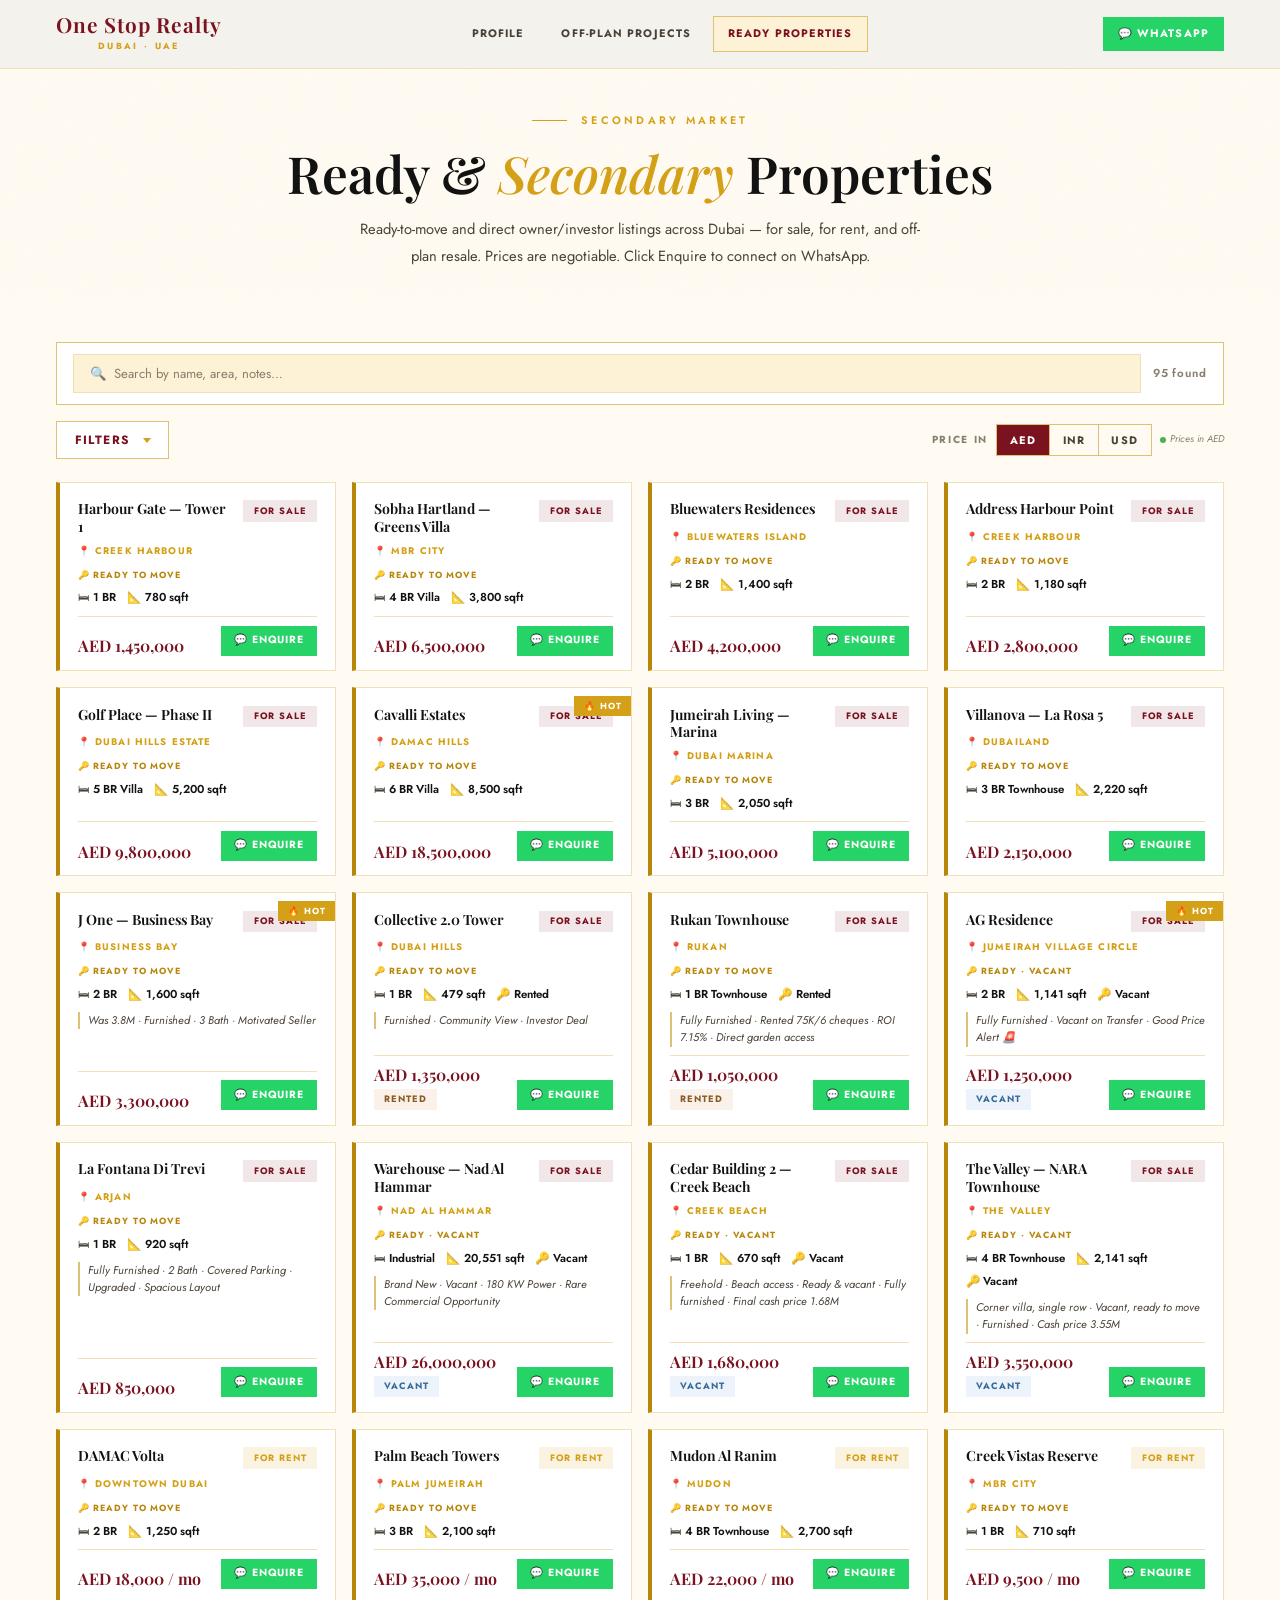
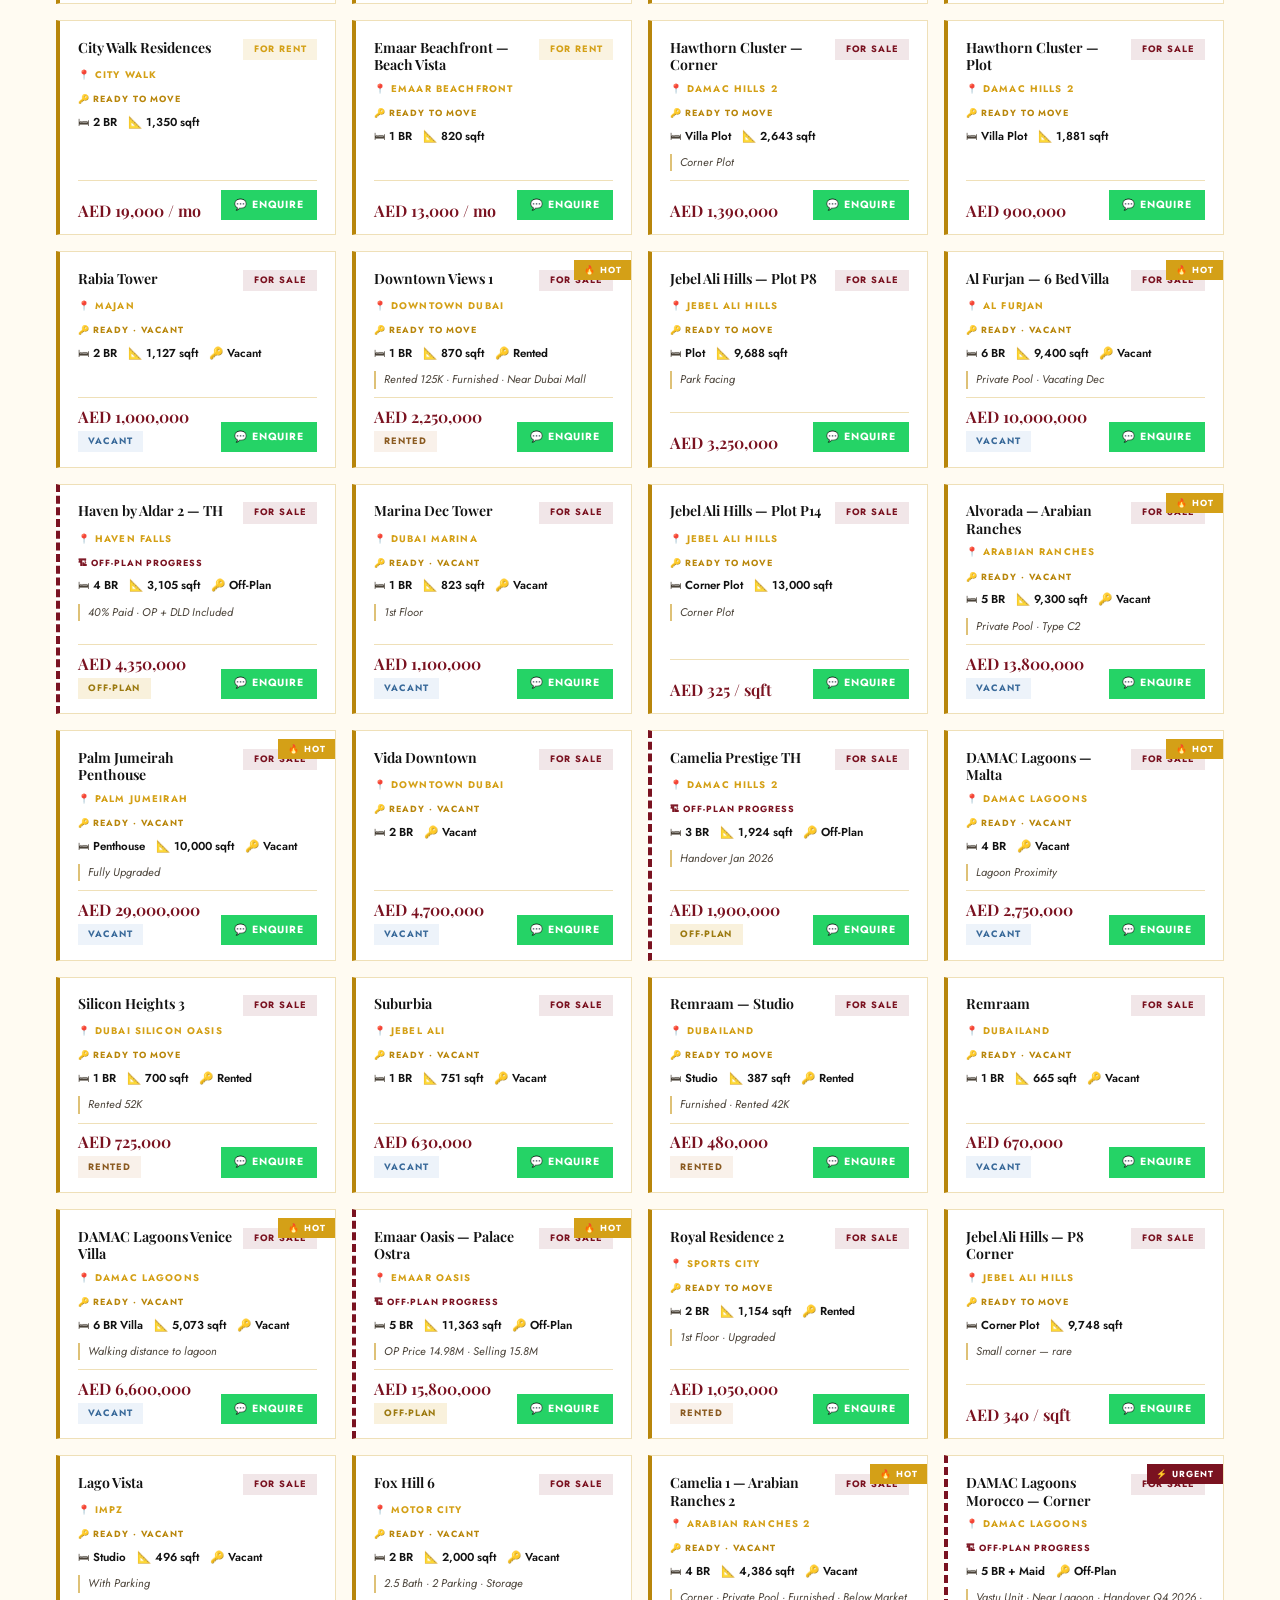
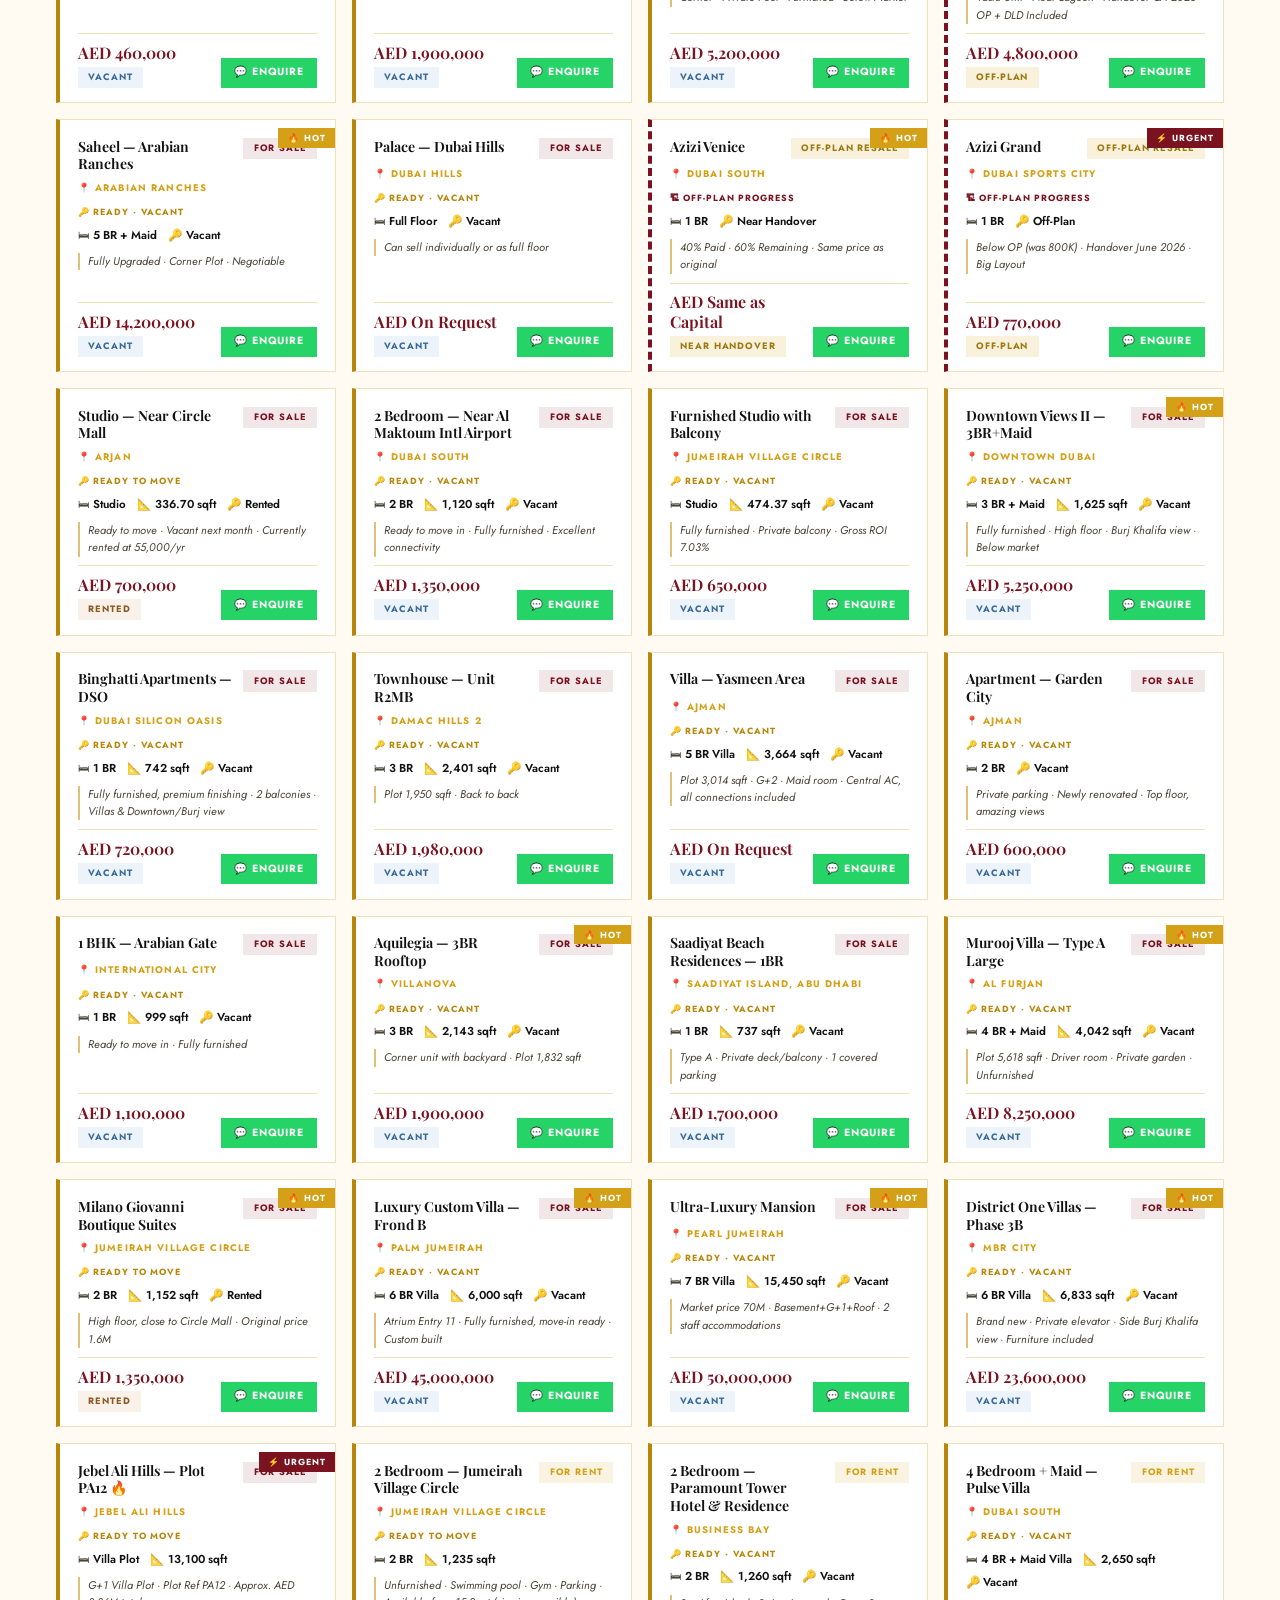
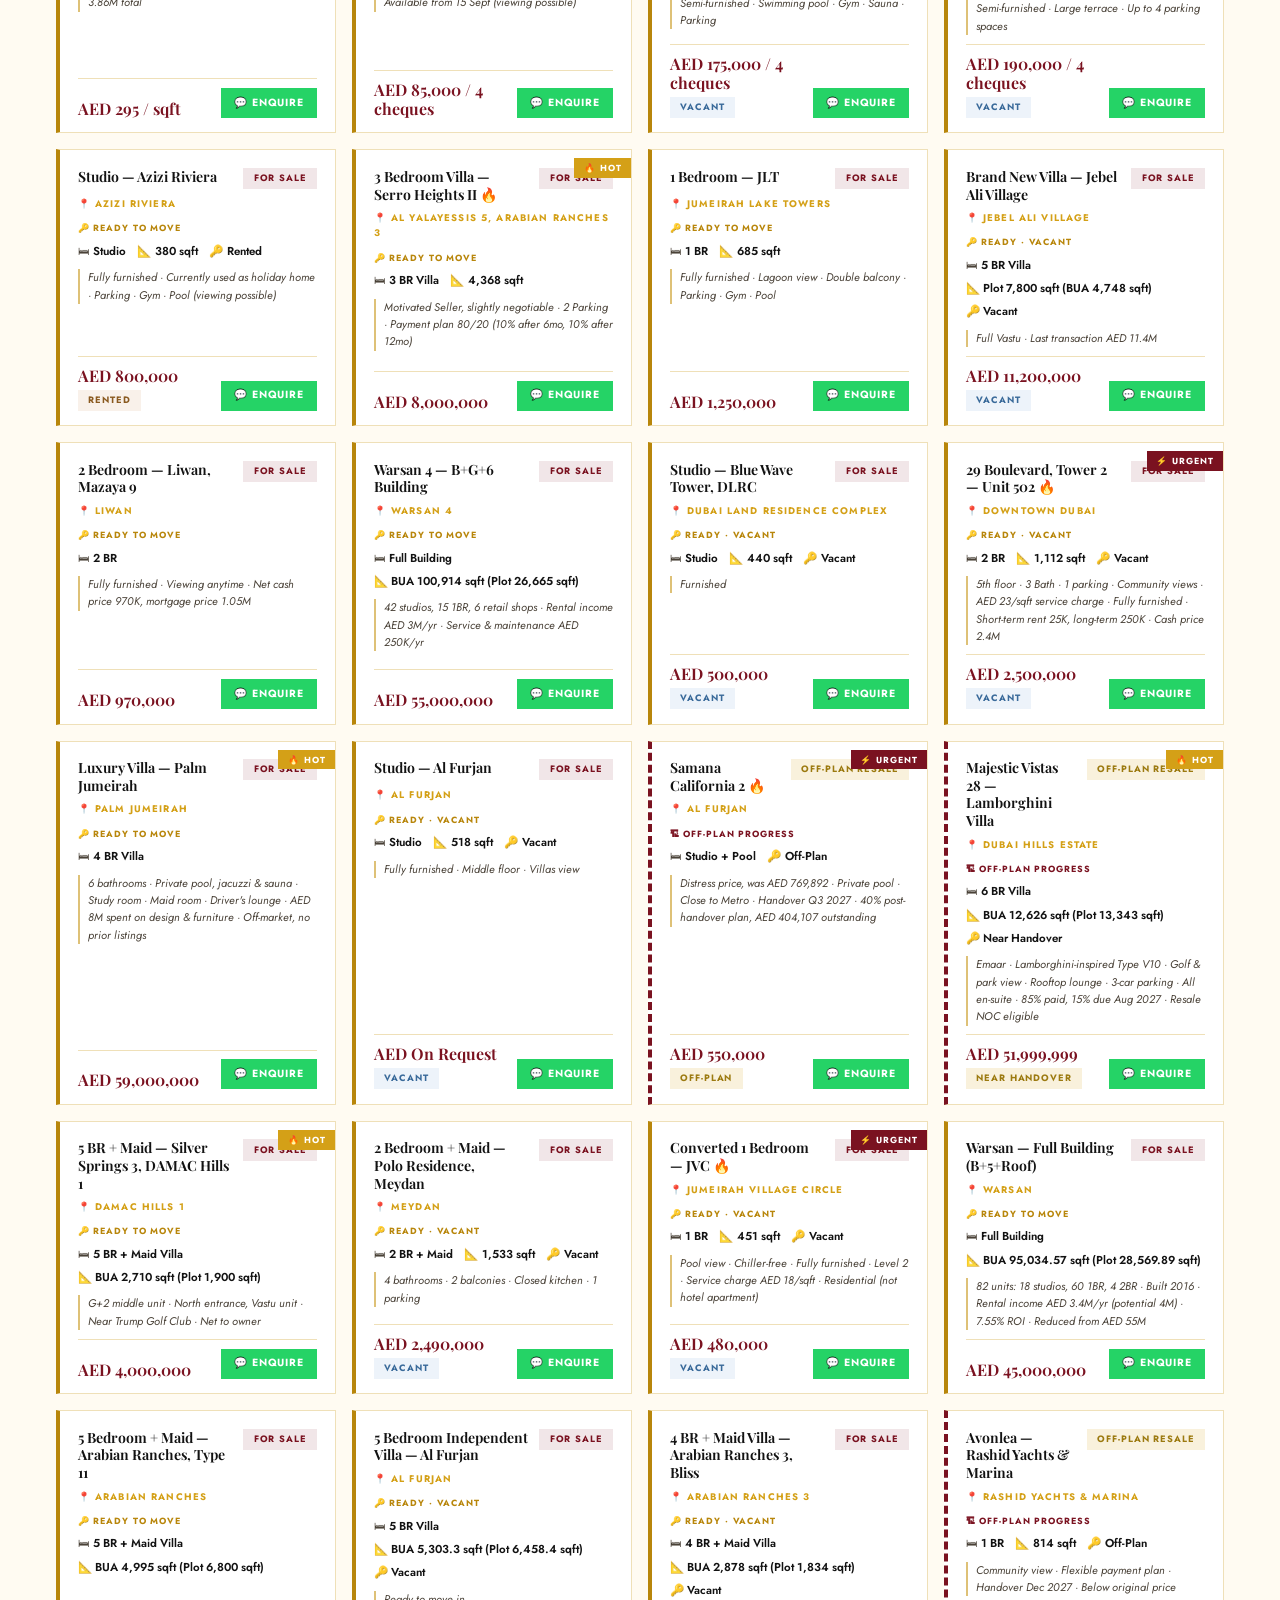
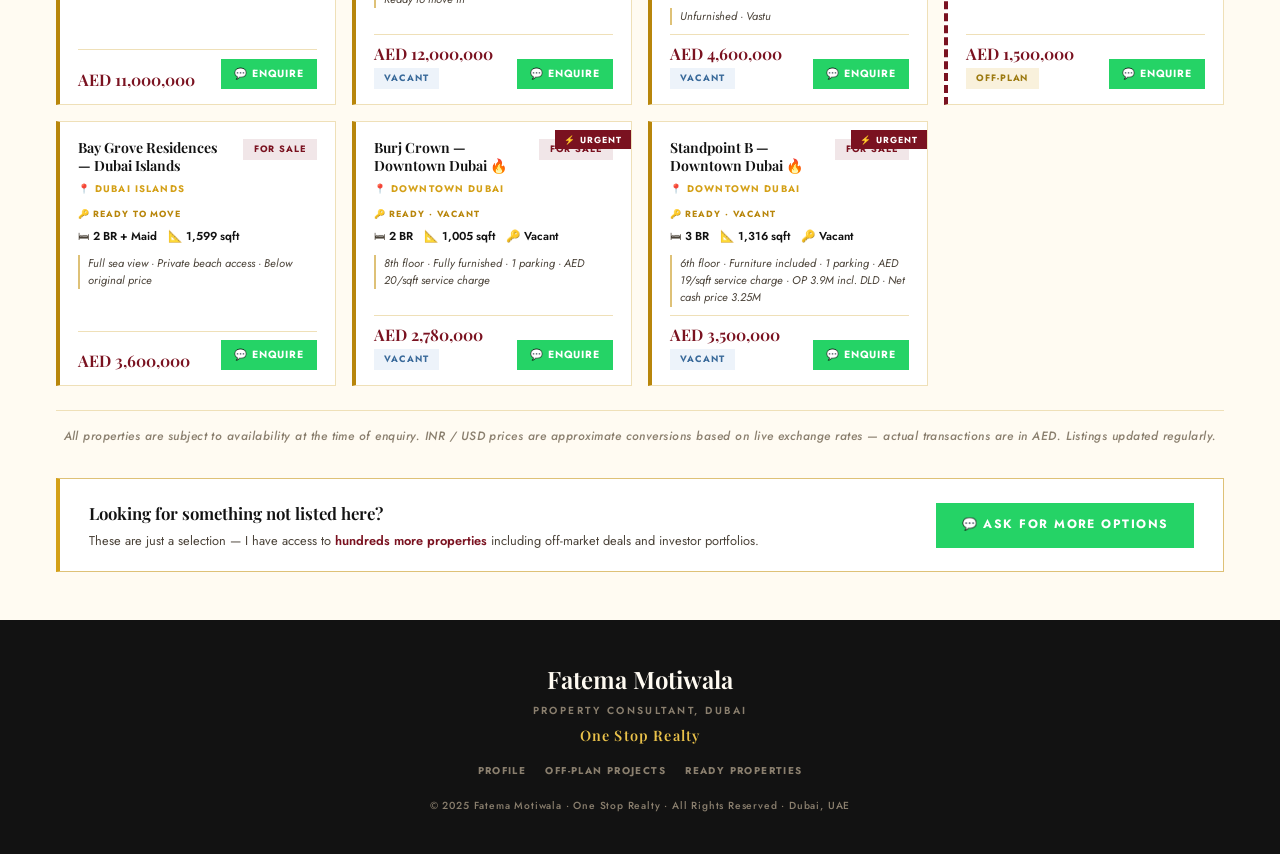
<file: secondary.html>
<!DOCTYPE html>
<html lang="en">
<head>
<meta charset="UTF-8"/>
<meta name="viewport" content="width=device-width, initial-scale=1.0"/>
<title>Ready & Secondary Properties | Fatema Motiwala, Dubai</title>
<link rel="stylesheet" href="styles.css"/>
</head>
<body>

<!-- NAV -->
<nav>
  <a href="index.html" class="nav-brand">
    <span class="nav-brand-name">One Stop Realty</span>
    <span class="nav-brand-sub">Dubai · UAE</span>
  </a>
  <ul class="nav-links">
    <li><a href="index.html">Profile</a></li>
    <li><a href="offplan.html">Off-Plan Projects</a></li>
    <li><a href="secondary.html" class="active">Ready Properties</a></li>
  </ul>
  <a href="https://wa.me/971507861521" target="_blank" class="nav-wa">💬 WhatsApp</a>
</nav>

<div class="page-header">
  <div class="eyebrow"><span class="eyebrow-line"></span>Secondary Market</div>
  <h1>Ready &amp; <em>Secondary</em> Properties</h1>
  <p>Ready-to-move and direct owner/investor listings across Dubai — for sale, for rent, and off-plan resale. Prices are negotiable. Click Enquire to connect on WhatsApp.</p>
</div>

<!-- LISTINGS -->
<div class="section-outer listings-section" id="listings">
  <div class="section-inner">

    <div class="search-bar-wrap">
      <input type="text" class="search-input" id="secSearch" placeholder="🔍  Search by name, area, notes…" oninput="applyFilters()"/>
      <span class="search-results-count" id="secCount"></span>
    </div>

    <div class="filter-bar">
      <div class="filter-left">
        <div class="filter-dropdown-wrap">
          <button class="filter-main-btn" id="secFilterBtn" onclick="toggleFilterPanel('secFilterPanel','secFilterBtn')">
            <span id="secFilterLabel">Filters</span>
            <span class="arrow"></span>
          </button>
          <div class="filter-panel" id="secFilterPanel">
            <div class="filter-group">
              <span class="filter-group-label">Listing Type</span>
              <div class="filter-chips" id="secTypeChips">
                <button class="chip active" onclick="setType('all',this)">All</button>
                <button class="chip" onclick="setType('sell',this)">For Sale</button>
                <button class="chip" onclick="setType('rent',this)">For Rent</button>
                <button class="chip" onclick="setType('offplan',this)">Off-Plan Resale</button>
              </div>
            </div>
            <div class="filter-group">
              <span class="filter-group-label">Bedrooms / Size</span>
              <div class="filter-chips" id="secBedsChips">
                <button class="chip active" onclick="setBeds('',this)">All</button>
                <button class="chip" onclick="setBeds('Studio',this)">Studio</button>
                <button class="chip" onclick="setBeds('1 BR',this)">1 BR</button>
                <button class="chip" onclick="setBeds('2 BR',this)">2 BR</button>
                <button class="chip" onclick="setBeds('3 BR',this)">3 BR</button>
                <button class="chip" onclick="setBeds('4 BR',this)">4 BR</button>
                <button class="chip" onclick="setBeds('5 BR',this)">5 BR</button>
                <button class="chip" onclick="setBeds('6 BR',this)">6+ BR</button>
                <button class="chip" onclick="setBeds('Villa',this)">Villa</button>
                <button class="chip" onclick="setBeds('Townhouse',this)">Townhouse</button>
                <button class="chip" onclick="setBeds('Plot',this)">Plot</button>
                <button class="chip" onclick="setBeds('Penthouse',this)">Penthouse</button>
                <button class="chip" onclick="setBeds('Full Floor',this)">Full Floor</button>
              </div>
            </div>
            <div class="filter-group">
              <span class="filter-group-label">Occupancy Status</span>
              <div class="filter-chips" id="secOccChips">
                <button class="chip active" onclick="setOcc('',this)">Any</button>
                <button class="chip" onclick="setOcc('Vacant',this)">Vacant</button>
                <button class="chip" onclick="setOcc('Rented',this)">Rented</button>
                <button class="chip" onclick="setOcc('Off-Plan',this)">Off-Plan</button>
              </div>
            </div>
          </div>
        </div>
        <span class="filter-active-label" id="secActiveLabel" style="font-size:0.7rem;color:var(--taupe);font-weight:500;"></span>
      </div>
      <div class="currency-inline">
        <span class="currency-label">Price in</span>
        <div class="currency-toggle">
          <button class="cur-btn active" onclick="setCurrency('AED',this)">AED</button>
          <button class="cur-btn" onclick="setCurrency('INR',this)">INR</button>
          <button class="cur-btn" onclick="setCurrency('USD',this)">USD</button>
        </div>
        <span class="rate-note" id="rateNote"><span class="rate-dot stale" id="rateDot"></span><span id="rateText">Loading…</span></span>
      </div>
    </div>

    <div class="sec-grid" id="secGrid"></div>
    <p class="availability-note">All properties are subject to availability at the time of enquiry. INR / USD prices are approximate conversions based on live exchange rates — actual transactions are in AED. Listings updated regularly.</p>
    <div class="more-properties-banner">
      <div>
        <div class="more-prop-title">Looking for something not listed here?</div>
        <div class="more-prop-sub">These are just a selection — I have access to <strong>hundreds more properties</strong> including off-market deals and investor portfolios.</div>
      </div>
      <a href="https://wa.me/971507861521?text=Hi%20Fatema!%20I%20checked%20your%20ready%20property%20listings%20but%20didn't%20find%20what%20I'm%20looking%20for.%20Can%20you%20help%20me%20find%20more%20options?" target="_blank" class="btn-more-props">💬 Ask for More Options</a>
    </div>
  </div>
</div>

<!-- FOOTER -->
<footer>
  <div class="footer-name">Fatema Motiwala</div>
  <div class="footer-role">Property Consultant, Dubai</div>
  <div class="footer-company">One Stop Realty</div>
  <div class="footer-links">
    <a href="index.html">Profile</a>
    <a href="offplan.html">Off-Plan Projects</a>
    <a href="secondary.html">Ready Properties</a>
  </div>
  <div class="footer-copy">© 2025 Fatema Motiwala · One Stop Realty · All Rights Reserved · Dubai, UAE</div>
</footer>

<div class="mobile-sticky">
  <a href="https://wa.me/971507861521?text=Hey%20Fatema!%20Interested%20in%20one%20of%20your%20ready%20properties." target="_blank" class="mob-btn mob-btn-wa">💬 WhatsApp</a>
  <a href="tel:+971507861521" class="mob-btn mob-btn-call">📞 Call</a>
</div>

<script>
/* ═══════════════════════════════════════════════════════════════════════
   READY / SECONDARY PROPERTY DATA
   ───────────────────────────────────────────────────────────────────────
   TO ADD A NEW PROPERTY: copy the template block below, paste it as a new
   line INSIDE the `properties` array (anywhere before the closing `];`),
   fill in your details, and save. It will appear on this page automatically
   — no other code needs to change. Works for ready secondary listings AND
   off-plan resale units (just set type accordingly).

   TEMPLATE — copy from here:
   { id:"S99", name:"Property Name", area:"Area / Community", type:"sell", beds:"2 BR", size:"1,200 sqft", price:"1,500,000", occupancy:"Vacant", tag:"", note:"Any extra details, upgrades, ROI, etc." },

   FIELD NOTES:
   - id        → must be unique, e.g. "S99", "S100" (just increase the number)
   - type      → "sell", "rent", or "offplan"  (offplan = resale, not developer launch)
   - beds      → "Studio", "1 BR" … "6 BR", "Villa", "Townhouse", "Plot", "Penthouse", "Full Floor" etc.
   - size      → e.g. "1,200 sqft", or "—" if not applicable
   - price     → AED amount as text, e.g. "1,500,000" (add "/mo" or "/yr" for rentals if needed)
   - occupancy → "Vacant", "Rented", "Off-Plan", or "—" if not applicable
   - tag       → "hot" (🔥 badge), "distress" (⚡ urgent badge), or "" for none
   - note      → optional short line shown on the card (leave "" if none)
   ═══════════════════════════════════════════════════════════════════════ */
const properties = [
  // ── Ready to move / for sale ──
  { id:"P1",  name:"Harbour Gate — Tower 1",          area:"Creek Harbour",       type:"sell", beds:"1 BR", size:"780 sqft",    price:"1,450,000", occupancy:"—",       tag:"",     note:"" },
  { id:"P2",  name:"Sobha Hartland — Greens Villa",   area:"MBR City",            type:"sell", beds:"4 BR Villa", size:"3,800 sqft", price:"6,500,000", occupancy:"—",  tag:"",     note:"" },
  { id:"P3",  name:"Bluewaters Residences",           area:"Bluewaters Island",   type:"sell", beds:"2 BR", size:"1,400 sqft",  price:"4,200,000", occupancy:"—",       tag:"",     note:"" },
  { id:"P4",  name:"Address Harbour Point",           area:"Creek Harbour",       type:"sell", beds:"2 BR", size:"1,180 sqft",  price:"2,800,000", occupancy:"—",       tag:"",     note:"" },
  { id:"P5",  name:"Golf Place — Phase II",           area:"Dubai Hills Estate",  type:"sell", beds:"5 BR Villa", size:"5,200 sqft", price:"9,800,000", occupancy:"—",  tag:"",     note:"" },
  { id:"P6",  name:"Cavalli Estates",                 area:"DAMAC Hills",         type:"sell", beds:"6 BR Villa", size:"8,500 sqft", price:"18,500,000", occupancy:"—", tag:"hot",  note:"" },
  { id:"P7",  name:"Jumeirah Living — Marina",        area:"Dubai Marina",        type:"sell", beds:"3 BR", size:"2,050 sqft",  price:"5,100,000", occupancy:"—",       tag:"",     note:"" },
  { id:"P8",  name:"Villanova — La Rosa 5",           area:"Dubailand",           type:"sell", beds:"3 BR Townhouse", size:"2,220 sqft", price:"2,150,000", occupancy:"—", tag:"",   note:"" },
  { id:"P22", name:"J One — Business Bay",            area:"Business Bay",        type:"sell", beds:"2 BR", size:"1,600 sqft",  price:"3,300,000", occupancy:"—",       tag:"hot",  note:"Was 3.8M · Furnished · 3 Bath · Motivated Seller" },
  { id:"P23", name:"Collective 2.0 Tower",             area:"Dubai Hills",         type:"sell", beds:"1 BR", size:"479 sqft",    price:"1,350,000", occupancy:"Rented",  tag:"",     note:"Furnished · Community View · Investor Deal" },
  { id:"P26", name:"Rukan Townhouse",                  area:"Rukan",               type:"sell", beds:"1 BR Townhouse", size:"—", price:"1,050,000", occupancy:"Rented", tag:"",     note:"Fully Furnished · Rented 75K/6 cheques · ROI 7.15% · Direct garden access" },
  { id:"P27", name:"AG Residence",                     area:"Jumeirah Village Circle", type:"sell", beds:"2 BR", size:"1,141 sqft", price:"1,250,000", occupancy:"Vacant", tag:"hot", note:"Fully Furnished · Vacant on Transfer · Good Price Alert 🚨" },
  { id:"P28", name:"La Fontana Di Trevi",              area:"Arjan",               type:"sell", beds:"1 BR", size:"920 sqft",    price:"850,000",   occupancy:"—",       tag:"",     note:"Fully Furnished · 2 Bath · Covered Parking · Upgraded · Spacious Layout" },
  { id:"P30", name:"Warehouse — Nad Al Hammar",        area:"Nad Al Hammar",       type:"sell", beds:"Industrial", size:"20,551 sqft", price:"26,000,000", occupancy:"Vacant", tag:"", note:"Brand New · Vacant · 180 KW Power · Rare Commercial Opportunity" },
  { id:"P32", name:"Cedar Building 2 — Creek Beach",   area:"Creek Beach",         type:"sell", beds:"1 BR", size:"670 sqft",    price:"1,680,000", occupancy:"Vacant",  tag:"",     note:"Freehold · Beach access · Ready & vacant · Fully furnished · Final cash price 1.68M" },
  { id:"P33", name:"The Valley — NARA Townhouse",      area:"The Valley",          type:"sell", beds:"4 BR Townhouse", size:"2,141 sqft", price:"3,550,000", occupancy:"Vacant", tag:"", note:"Corner villa, single row · Vacant, ready to move · Furnished · Cash price 3.55M" },

  // ── For rent ──
  { id:"P9",  name:"DAMAC Volta",                      area:"Downtown Dubai",      type:"rent", beds:"2 BR", size:"1,250 sqft",  price:"18,000 / mo", occupancy:"—", tag:"", note:"" },
  { id:"P10", name:"Palm Beach Towers",                 area:"Palm Jumeirah",       type:"rent", beds:"3 BR", size:"2,100 sqft",  price:"35,000 / mo", occupancy:"—", tag:"", note:"" },
  { id:"P11", name:"Mudon Al Ranim",                    area:"Mudon",               type:"rent", beds:"4 BR Townhouse", size:"2,700 sqft", price:"22,000 / mo", occupancy:"—", tag:"", note:"" },
  { id:"P12", name:"Creek Vistas Reserve",              area:"MBR City",            type:"rent", beds:"1 BR", size:"710 sqft",    price:"9,500 / mo",  occupancy:"—", tag:"", note:"" },
  { id:"P13", name:"City Walk Residences",              area:"City Walk",           type:"rent", beds:"2 BR", size:"1,350 sqft",  price:"19,000 / mo", occupancy:"—", tag:"", note:"" },
  { id:"P14", name:"Emaar Beachfront — Beach Vista",    area:"Emaar Beachfront",    type:"rent", beds:"1 BR", size:"820 sqft",    price:"13,000 / mo", occupancy:"—", tag:"", note:"" },

  // ── Secondary market — direct owner / investor listings ──
  { id:"S14", name:"Hawthorn Cluster — Corner",    area:"DAMAC Hills 2",      type:"sell",    beds:"Villa Plot",    size:"2,643 sqft",  price:"1,390,000",      occupancy:"—",            tag:"",         note:"Corner Plot" },
  { id:"S15", name:"Hawthorn Cluster — Plot",      area:"DAMAC Hills 2",      type:"sell",    beds:"Villa Plot",    size:"1,881 sqft",  price:"900,000",        occupancy:"—",            tag:"",         note:"" },
  { id:"S16", name:"Rabia Tower",                  area:"Majan",              type:"sell",    beds:"2 BR",          size:"1,127 sqft",  price:"1,000,000",      occupancy:"Vacant",       tag:"",         note:"" },
  { id:"S17", name:"Downtown Views 1",             area:"Downtown Dubai",     type:"sell",    beds:"1 BR",          size:"870 sqft",    price:"2,250,000",      occupancy:"Rented",       tag:"hot",      note:"Rented 125K · Furnished · Near Dubai Mall" },
  { id:"S18", name:"Jebel Ali Hills — Plot P8",    area:"Jebel Ali Hills",    type:"sell",    beds:"Plot",          size:"9,688 sqft",  price:"3,250,000",      occupancy:"—",            tag:"",         note:"Park Facing" },
  { id:"S19", name:"Al Furjan — 6 Bed Villa",      area:"Al Furjan",          type:"sell",    beds:"6 BR",          size:"9,400 sqft",  price:"10,000,000",     occupancy:"Vacant",       tag:"hot",      note:"Private Pool · Vacating Dec" },
  { id:"S20", name:"Haven by Aldar 2 — TH",        area:"Haven Falls",        type:"sell",    beds:"4 BR",          size:"3,105 sqft",  price:"4,350,000",      occupancy:"Off-Plan",     tag:"",         note:"40% Paid · OP + DLD Included" },
  { id:"S21", name:"Marina Dec Tower",             area:"Dubai Marina",       type:"sell",    beds:"1 BR",          size:"823 sqft",    price:"1,100,000",      occupancy:"Vacant",       tag:"",         note:"1st Floor" },
  { id:"S22", name:"Jebel Ali Hills — Plot P14",   area:"Jebel Ali Hills",    type:"sell",    beds:"Corner Plot",   size:"13,000 sqft", price:"325 / sqft",     occupancy:"—",            tag:"",         note:"Corner Plot" },
  { id:"S23", name:"Alvorada — Arabian Ranches",   area:"Arabian Ranches",    type:"sell",    beds:"5 BR",          size:"9,300 sqft",  price:"13,800,000",     occupancy:"Vacant",       tag:"hot",      note:"Private Pool · Type C2" },
  { id:"S24", name:"Palm Jumeirah Penthouse",      area:"Palm Jumeirah",      type:"sell",    beds:"Penthouse",     size:"10,000 sqft", price:"29,000,000",     occupancy:"Vacant",       tag:"hot",      note:"Fully Upgraded" },
  { id:"S25", name:"Vida Downtown",                area:"Downtown Dubai",     type:"sell",    beds:"2 BR",          size:"—",           price:"4,700,000",      occupancy:"Vacant",       tag:"",         note:"" },
  { id:"S26", name:"Camelia Prestige TH",          area:"DAMAC Hills 2",      type:"sell",    beds:"3 BR",          size:"1,924 sqft",  price:"1,900,000",      occupancy:"Off-Plan",     tag:"",         note:"Handover Jan 2026" },
  { id:"S27", name:"DAMAC Lagoons — Malta",        area:"DAMAC Lagoons",      type:"sell",    beds:"4 BR",          size:"—",           price:"2,750,000",      occupancy:"Vacant",       tag:"hot",      note:"Lagoon Proximity" },
  { id:"S28", name:"Silicon Heights 3",            area:"Dubai Silicon Oasis",type:"sell",    beds:"1 BR",          size:"700 sqft",    price:"725,000",        occupancy:"Rented",       tag:"",         note:"Rented 52K" },
  { id:"S29", name:"Suburbia",                     area:"Jebel Ali",          type:"sell",    beds:"1 BR",          size:"751 sqft",    price:"630,000",        occupancy:"Vacant",       tag:"",         note:"" },
  { id:"S30", name:"Remraam — Studio",             area:"Dubailand",          type:"sell",    beds:"Studio",        size:"387 sqft",    price:"480,000",        occupancy:"Rented",       tag:"",         note:"Furnished · Rented 42K" },
  { id:"S31", name:"Remraam",                      area:"Dubailand",          type:"sell",    beds:"1 BR",          size:"665 sqft",    price:"670,000",        occupancy:"Vacant",       tag:"",         note:"" },
  { id:"S32", name:"DAMAC Lagoons Venice Villa",   area:"DAMAC Lagoons",      type:"sell",    beds:"6 BR Villa",    size:"5,073 sqft",  price:"6,600,000",      occupancy:"Vacant",       tag:"hot",      note:"Walking distance to lagoon" },
  { id:"S33", name:"Emaar Oasis — Palace Ostra",   area:"Emaar Oasis",        type:"sell",    beds:"5 BR",          size:"11,363 sqft", price:"15,800,000",     occupancy:"Off-Plan",     tag:"hot",      note:"OP Price 14.98M · Selling 15.8M" },
  { id:"S34", name:"Royal Residence 2",            area:"Sports City",        type:"sell",    beds:"2 BR",          size:"1,154 sqft",  price:"1,050,000",      occupancy:"Rented",       tag:"",         note:"1st Floor · Upgraded" },
  { id:"S35", name:"Jebel Ali Hills — P8 Corner",  area:"Jebel Ali Hills",    type:"sell",    beds:"Corner Plot",   size:"9,748 sqft",  price:"340 / sqft",     occupancy:"—",            tag:"",         note:"Small corner — rare" },
  { id:"S36", name:"Lago Vista",                   area:"IMPZ",               type:"sell",    beds:"Studio",        size:"496 sqft",    price:"460,000",        occupancy:"Vacant",       tag:"",         note:"With Parking" },
  { id:"S37", name:"Fox Hill 6",                   area:"Motor City",         type:"sell",    beds:"2 BR",          size:"2,000 sqft",  price:"1,900,000",      occupancy:"Vacant",       tag:"",         note:"2.5 Bath · 2 Parking · Storage" },
  { id:"S38", name:"Camelia 1 — Arabian Ranches 2",area:"Arabian Ranches 2",  type:"sell",    beds:"4 BR",          size:"4,386 sqft",  price:"5,200,000",      occupancy:"Vacant",       tag:"hot",      note:"Corner · Private Pool · Furnished · Below Market" },
  { id:"S39", name:"DAMAC Lagoons Morocco — Corner",area:"DAMAC Lagoons",     type:"sell",    beds:"5 BR + Maid",   size:"—",           price:"4,800,000",      occupancy:"Off-Plan",     tag:"distress", note:"Vastu Unit · Near Lagoon · Handover Q4 2026 · OP + DLD Included" },
  { id:"S40", name:"Saheel — Arabian Ranches",     area:"Arabian Ranches",    type:"sell",    beds:"5 BR + Maid",   size:"—",           price:"14,200,000",     occupancy:"Vacant",       tag:"hot",      note:"Fully Upgraded · Corner Plot · Negotiable" },
  { id:"S41", name:"Palace — Dubai Hills",         area:"Dubai Hills",        type:"sell",    beds:"Full Floor",    size:"—",           price:"On Request",     occupancy:"Vacant",       tag:"",         note:"Can sell individually or as full floor" },
  { id:"O1",  name:"Azizi Venice",                 area:"Dubai South",        type:"offplan", beds:"1 BR",          size:"—",           price:"Same as Capital",occupancy:"Near Handover",tag:"hot",      note:"40% Paid · 60% Remaining · Same price as original" },
  { id:"O2",  name:"Azizi Grand",                  area:"Dubai Sports City",  type:"offplan", beds:"1 BR",          size:"—",           price:"770,000",        occupancy:"Off-Plan",     tag:"distress", note:"Below OP (was 800K) · Handover June 2026 · Big Layout" },
  { id:"S42", name:"Studio — Near Circle Mall",    area:"Arjan",              type:"sell",    beds:"Studio",        size:"336.70 sqft", price:"700,000",        occupancy:"Rented",       tag:"",         note:"Ready to move · Vacant next month · Currently rented at 55,000/yr" },
  { id:"S43", name:"2 Bedroom — Near Al Maktoum Intl Airport", area:"Dubai South", type:"sell", beds:"2 BR",        size:"1,120 sqft",  price:"1,350,000",      occupancy:"Vacant",       tag:"",         note:"Ready to move in · Fully furnished · Excellent connectivity" },
  { id:"S44", name:"Furnished Studio with Balcony",area:"Jumeirah Village Circle", type:"sell",beds:"Studio",        size:"474.37 sqft", price:"650,000",        occupancy:"Vacant",       tag:"",         note:"Fully furnished · Private balcony · Gross ROI 7.03%" },
  { id:"S45", name:"Downtown Views II — 3BR+Maid",area:"Downtown Dubai",      type:"sell",    beds:"3 BR + Maid",   size:"1,625 sqft",  price:"5,250,000",      occupancy:"Vacant",       tag:"hot",      note:"Fully furnished · High floor · Burj Khalifa view · Below market" },
  { id:"S46", name:"Binghatti Apartments — DSO",   area:"Dubai Silicon Oasis",type:"sell",    beds:"1 BR",          size:"742 sqft",    price:"720,000",        occupancy:"Vacant",       tag:"",         note:"Fully furnished, premium finishing · 2 balconies · Villas & Downtown/Burj view" },
  { id:"S47", name:"Townhouse — Unit R2MB",        area:"DAMAC Hills 2",      type:"sell",    beds:"3 BR",          size:"2,401 sqft",  price:"1,980,000",      occupancy:"Vacant",       tag:"",         note:"Plot 1,950 sqft · Back to back" },
  { id:"S48", name:"Villa — Yasmeen Area",         area:"Ajman",              type:"sell",    beds:"5 BR Villa",    size:"3,664 sqft",  price:"On Request",     occupancy:"Vacant",       tag:"",         note:"Plot 3,014 sqft · G+2 · Maid room · Central AC, all connections included" },
  { id:"S49", name:"Apartment — Garden City",      area:"Ajman",              type:"sell",    beds:"2 BR",          size:"—",           price:"600,000",        occupancy:"Vacant",       tag:"",         note:"Private parking · Newly renovated · Top floor, amazing views" },
  { id:"S50", name:"1 BHK — Arabian Gate",         area:"International City", type:"sell",    beds:"1 BR",          size:"999 sqft",    price:"1,100,000",      occupancy:"Vacant",       tag:"",         note:"Ready to move in · Fully furnished" },
  { id:"S51", name:"Aquilegia — 3BR Rooftop",      area:"Villanova",          type:"sell",    beds:"3 BR",          size:"2,143 sqft",  price:"1,900,000",      occupancy:"Vacant",       tag:"hot",      note:"Corner unit with backyard · Plot 1,832 sqft" },
  { id:"S52", name:"Saadiyat Beach Residences — 1BR", area:"Saadiyat Island, Abu Dhabi", type:"sell", beds:"1 BR", size:"737 sqft",   price:"1,700,000",      occupancy:"Vacant",       tag:"",         note:"Type A · Private deck/balcony · 1 covered parking" },
  { id:"S53", name:"Murooj Villa — Type A Large",  area:"Al Furjan",          type:"sell",    beds:"4 BR + Maid",   size:"4,042 sqft",  price:"8,250,000",      occupancy:"Vacant",       tag:"hot",      note:"Plot 5,618 sqft · Driver room · Private garden · Unfurnished" },
  { id:"S54", name:"Milano Giovanni Boutique Suites",area:"Jumeirah Village Circle", type:"sell", beds:"2 BR",     size:"1,152 sqft",  price:"1,350,000",      occupancy:"Rented",       tag:"hot",      note:"High floor, close to Circle Mall · Original price 1.6M" },
  { id:"S55", name:"Luxury Custom Villa — Frond B",area:"Palm Jumeirah",      type:"sell",    beds:"6 BR Villa",    size:"6,000 sqft",  price:"45,000,000",     occupancy:"Vacant",       tag:"hot",      note:"Atrium Entry 11 · Fully furnished, move-in ready · Custom built" },
  { id:"S56", name:"Ultra-Luxury Mansion",         area:"Pearl Jumeirah",     type:"sell",    beds:"7 BR Villa",    size:"15,450 sqft", price:"50,000,000",     occupancy:"Vacant",       tag:"hot",      note:"Market price 70M · Basement+G+1+Roof · 2 staff accommodations" },
  { id:"S57", name:"District One Villas — Phase 3B",area:"MBR City",         type:"sell",    beds:"6 BR Villa",    size:"6,833 sqft",  price:"23,600,000",     occupancy:"Vacant",       tag:"hot",      note:"Brand new · Private elevator · Side Burj Khalifa view · Furniture included" },

  // ── ➕ ADD YOUR NEW PROPERTIES BELOW THIS LINE ──
  { id:"S58", name:"Jebel Ali Hills — Plot PA12 🔥",              area:"Jebel Ali Hills",                   type:"sell",    beds:"Villa Plot",       size:"13,100 sqft",              price:"295 / sqft",   occupancy:"—",           tag:"distress", note:"G+1 Villa Plot · Plot Ref PA12 · Approx. AED 3.86M total" },
  { id:"S59", name:"2 Bedroom — Jumeirah Village Circle",         area:"Jumeirah Village Circle",           type:"rent",    beds:"2 BR",              size:"1,235 sqft",               price:"85,000 / 4 cheques", occupancy:"—",      tag:"",         note:"Unfurnished · Swimming pool · Gym · Parking · Available from 15 Sept (viewing possible)" },
  { id:"S60", name:"2 Bedroom — Paramount Tower Hotel & Residence",area:"Business Bay",                     type:"rent",    beds:"2 BR",              size:"1,260 sqft",               price:"175,000 / 4 cheques", occupancy:"Vacant", tag:"",         note:"Semi-furnished · Swimming pool · Gym · Sauna · Parking" },
  { id:"S61", name:"4 Bedroom + Maid — Pulse Villa",              area:"Dubai South",                       type:"rent",    beds:"4 BR + Maid Villa", size:"2,650 sqft",               price:"190,000 / 4 cheques", occupancy:"Vacant", tag:"",         note:"Semi-furnished · Large terrace · Up to 4 parking spaces" },
  { id:"S62", name:"Studio — Azizi Riviera",                      area:"Azizi Riviera",                     type:"sell",    beds:"Studio",            size:"380 sqft",                 price:"800,000",      occupancy:"Rented",     tag:"",         note:"Fully furnished · Currently used as holiday home · Parking · Gym · Pool (viewing possible)" },
  { id:"S63", name:"3 Bedroom Villa — Serro Heights II 🔥",        area:"Al Yalayessis 5, Arabian Ranches 3",type:"sell",    beds:"3 BR Villa",        size:"4,368 sqft",               price:"8,000,000",    occupancy:"—",           tag:"hot",      note:"Motivated Seller, slightly negotiable · 2 Parking · Payment plan 80/20 (10% after 6mo, 10% after 12mo)" },
  { id:"S64", name:"1 Bedroom — JLT",                             area:"Jumeirah Lake Towers",              type:"sell",    beds:"1 BR",              size:"685 sqft",                 price:"1,250,000",    occupancy:"—",           tag:"",         note:"Fully furnished · Lagoon view · Double balcony · Parking · Gym · Pool" },
  { id:"S65", name:"Brand New Villa — Jebel Ali Village",         area:"Jebel Ali Village",                 type:"sell",    beds:"5 BR Villa",        size:"Plot 7,800 sqft (BUA 4,748 sqft)", price:"11,200,000", occupancy:"Vacant",     tag:"",         note:"Full Vastu · Last transaction AED 11.4M" },
  { id:"S66", name:"2 Bedroom — Liwan, Mazaya 9",                 area:"Liwan",                             type:"sell",    beds:"2 BR",              size:"—",                        price:"970,000",      occupancy:"—",           tag:"",         note:"Fully furnished · Viewing anytime · Net cash price 970K, mortgage price 1.05M" },
  { id:"S67", name:"Warsan 4 — B+G+6 Building",                   area:"Warsan 4",                          type:"sell",    beds:"Full Building",     size:"BUA 100,914 sqft (Plot 26,665 sqft)", price:"55,000,000", occupancy:"—",       tag:"",         note:"42 studios, 15 1BR, 6 retail shops · Rental income AED 3M/yr · Service & maintenance AED 250K/yr" },
  { id:"S68", name:"Studio — Blue Wave Tower, DLRC",              area:"Dubai Land Residence Complex",      type:"sell",    beds:"Studio",            size:"440 sqft",                 price:"500,000",      occupancy:"Vacant",     tag:"",         note:"Furnished" },
  { id:"S69", name:"29 Boulevard, Tower 2 — Unit 502 🔥",          area:"Downtown Dubai",                    type:"sell",    beds:"2 BR",              size:"1,112 sqft",               price:"2,500,000",    occupancy:"Vacant",     tag:"distress", note:"5th floor · 3 Bath · 1 parking · Community views · AED 23/sqft service charge · Fully furnished · Short-term rent 25K, long-term 250K · Cash price 2.4M" },
  { id:"S70", name:"Luxury Villa — Palm Jumeirah",                area:"Palm Jumeirah",                     type:"sell",    beds:"4 BR Villa",        size:"—",                        price:"59,000,000",   occupancy:"—",           tag:"hot",      note:"6 bathrooms · Private pool, jacuzzi & sauna · Study room · Maid room · Driver's lounge · AED 8M spent on design & furniture · Off-market, no prior listings" },
  { id:"S71", name:"Studio — Al Furjan",                          area:"Al Furjan",                         type:"sell",    beds:"Studio",            size:"518 sqft",                 price:"On Request",   occupancy:"Vacant",     tag:"",         note:"Fully furnished · Middle floor · Villas view" },
  { id:"S72", name:"Samana California 2 🔥",                      area:"Al Furjan",                         type:"offplan", beds:"Studio + Pool",     size:"—",                        price:"550,000",      occupancy:"Off-Plan",   tag:"distress", note:"Distress price, was AED 769,892 · Private pool · Close to Metro · Handover Q3 2027 · 40% post-handover plan, AED 404,107 outstanding" },
  { id:"S73", name:"Majestic Vistas 28 — Lamborghini Villa",      area:"Dubai Hills Estate",                type:"offplan", beds:"6 BR Villa",        size:"BUA 12,626 sqft (Plot 13,343 sqft)", price:"51,999,999", occupancy:"Near Handover", tag:"hot",  note:"Emaar · Lamborghini-inspired Type V10 · Golf & park view · Rooftop lounge · 3-car parking · All en-suite · 85% paid, 15% due Aug 2027 · Resale NOC eligible" },
  { id:"S74", name:"5 BR + Maid — Silver Springs 3, DAMAC Hills 1", area:"DAMAC Hills 1",                   type:"sell",    beds:"5 BR + Maid Villa", size:"BUA 2,710 sqft (Plot 1,900 sqft)", price:"4,000,000", occupancy:"—",         tag:"hot",      note:"G+2 middle unit · North entrance, Vastu unit · Near Trump Golf Club · Net to owner" },
  { id:"S75", name:"2 Bedroom + Maid — Polo Residence, Meydan",   area:"Meydan",                            type:"sell",    beds:"2 BR + Maid",       size:"1,533 sqft",               price:"2,490,000",    occupancy:"Vacant",     tag:"",         note:"4 bathrooms · 2 balconies · Closed kitchen · 1 parking" },
  { id:"S76", name:"Converted 1 Bedroom — JVC 🔥",                area:"Jumeirah Village Circle",           type:"sell",    beds:"1 BR",              size:"451 sqft",                 price:"480,000",      occupancy:"Vacant",     tag:"distress", note:"Pool view · Chiller-free · Fully furnished · Level 2 · Service charge AED 18/sqft · Residential (not hotel apartment)" },
  { id:"S77", name:"Warsan — Full Building (B+5+Roof)",           area:"Warsan",                            type:"sell",    beds:"Full Building",     size:"BUA 95,034.57 sqft (Plot 28,569.89 sqft)", price:"45,000,000", occupancy:"—",  tag:"",         note:"82 units: 18 studios, 60 1BR, 4 2BR · Built 2016 · Rental income AED 3.4M/yr (potential 4M) · 7.55% ROI · Reduced from AED 55M" },
  { id:"S78", name:"5 Bedroom + Maid — Arabian Ranches, Type 11", area:"Arabian Ranches",                   type:"sell",    beds:"5 BR + Maid Villa", size:"BUA 4,995 sqft (Plot 6,800 sqft)", price:"11,000,000", occupancy:"—",         tag:"",         note:"" },
  { id:"S79", name:"5 Bedroom Independent Villa — Al Furjan",     area:"Al Furjan",                         type:"sell",    beds:"5 BR Villa",        size:"BUA 5,303.3 sqft (Plot 6,458.4 sqft)", price:"12,000,000", occupancy:"Vacant",  tag:"",         note:"Ready to move in" },
  { id:"S80", name:"4 BR + Maid Villa — Arabian Ranches 3, Bliss",area:"Arabian Ranches 3",                 type:"sell",    beds:"4 BR + Maid Villa", size:"BUA 2,878 sqft (Plot 1,834 sqft)", price:"4,600,000", occupancy:"Vacant",    tag:"",         note:"Unfurnished · Vastu" },
  { id:"S81", name:"Avonlea — Rashid Yachts & Marina",            area:"Rashid Yachts & Marina",            type:"offplan", beds:"1 BR",              size:"814 sqft",                 price:"1,500,000",    occupancy:"Off-Plan",   tag:"",         note:"Community view · Flexible payment plan · Handover Dec 2027 · Below original price" },
  { id:"S82", name:"Bay Grove Residences — Dubai Islands",        area:"Dubai Islands",                     type:"sell",    beds:"2 BR + Maid",       size:"1,599 sqft",               price:"3,600,000",    occupancy:"—",           tag:"",         note:"Full sea view · Private beach access · Below original price" },
  { id:"S83", name:"Burj Crown — Downtown Dubai 🔥",              area:"Downtown Dubai",                    type:"sell",    beds:"2 BR",              size:"1,005 sqft",               price:"2,780,000",    occupancy:"Vacant",     tag:"distress", note:"8th floor · Fully furnished · 1 parking · AED 20/sqft service charge" },
  { id:"S84", name:"Standpoint B — Downtown Dubai 🔥",            area:"Downtown Dubai",                    type:"sell",    beds:"3 BR",              size:"1,316 sqft",               price:"3,500,000",    occupancy:"Vacant",     tag:"distress", note:"6th floor · Furniture included · 1 parking · AED 19/sqft service charge · OP 3.9M incl. DLD · Net cash price 3.25M" },
];

/* ── RATES ── */
const FALLBACK_RATES = { AED: 1, INR: 22.45, USD: 0.2722 };
let rates = { ...FALLBACK_RATES };
let activeCurrency = 'AED';
let ratesLive = false;

async function fetchRates() {
  try {
    const res = await fetch('https://api.exchangerate-api.com/v4/latest/AED');
    if (!res.ok) throw new Error();
    const data = await res.json();
    rates.INR = data.rates.INR || FALLBACK_RATES.INR;
    rates.USD = data.rates.USD || FALLBACK_RATES.USD;
    ratesLive = true;
    updateRateNote();
    applyFilters();
  } catch(e) {
    ratesLive = false;
    updateRateNote();
  }
}
function updateRateNote() {
  const dot = document.getElementById('rateDot');
  const txt = document.getElementById('rateText');
  if (!dot || !txt) return;
  if (activeCurrency === 'AED') { dot.className = 'rate-dot'; txt.textContent = 'Prices in AED'; return; }
  if (ratesLive) {
    dot.className = 'rate-dot';
    const sym = activeCurrency === 'INR' ? '₹' : '$';
    const r = activeCurrency === 'INR' ? rates.INR.toFixed(2) : rates.USD.toFixed(4);
    txt.textContent = 'Live: 1 AED = ' + sym + r + ' · Approx';
  } else {
    dot.className = 'rate-dot stale';
    txt.textContent = 'Approx (offline) · Verify before transacting';
  }
}
function setCurrency(cur, btn) {
  activeCurrency = cur;
  document.querySelectorAll('.cur-btn').forEach(b => b.classList.toggle('active', b.textContent.trim() === cur));
  updateRateNote();
  applyFilters();
}
function parsePriceAED(priceStr) {
  const s = priceStr.toString().trim();
  if (/on request/i.test(s)) return { value: null, isSpecial: true };
  if (/contact/i.test(s))    return { value: null, isSpecial: true };
  if (/same as capital/i.test(s)) return { value: null, isSpecial: true };
  if (/\/\s*sqft/i.test(s))  return { value: null, isSpecial: true };
  let suffix = '';
  if (/\/\s*mo/i.test(s)) suffix = '/mo';
  else if (/\/\s*yr/i.test(s)) suffix = '/yr';
  const cleaned = s.replace(/AED\s*/i,'').replace(/[,\s]/g,'').replace(/\/.*$/,'').trim();
  const num = parseFloat(cleaned);
  return { value: isNaN(num) ? null : num, suffix, isSpecial: false };
}
function formatConverted(priceStr) {
  if (activeCurrency === 'AED') return '';
  const { value, suffix, isSpecial } = parsePriceAED(priceStr);
  if (isSpecial || value === null) return '';
  const rate = rates[activeCurrency];
  const converted = value * rate;
  const sym = activeCurrency === 'INR' ? '₹' : '$';
  let formatted;
  if (activeCurrency === 'INR') {
    if (converted >= 1e7)      formatted = sym + (converted / 1e7).toFixed(2) + ' Cr';
    else if (converted >= 1e5) formatted = sym + (converted / 1e5).toFixed(2) + ' L';
    else                       formatted = sym + Math.round(converted).toLocaleString('en-IN');
  } else {
    if (converted >= 1e6)      formatted = sym + (converted / 1e6).toFixed(2) + 'M';
    else if (converted >= 1e3) formatted = sym + Math.round(converted / 1000) + 'K';
    else                       formatted = sym + Math.round(converted).toLocaleString();
  }
  return '≈ ' + formatted + (suffix||'') + ' <span style="font-size:0.58rem;opacity:0.7">(approx)</span>';
}

/* ── FILTER STATE ── */
let typeFilter = 'all';
let bedsFilter = '';
let occFilter  = '';

function toggleFilterPanel(panelId, btnId) {
  const panel = document.getElementById(panelId);
  const btn   = document.getElementById(btnId);
  const isOpen = panel.classList.contains('open');
  document.querySelectorAll('.filter-panel').forEach(p => p.classList.remove('open'));
  document.querySelectorAll('.filter-main-btn').forEach(b => b.classList.remove('open'));
  if (!isOpen) { panel.classList.add('open'); btn.classList.add('open'); }
}
document.addEventListener('click', function(e) {
  if (!e.target.closest('.filter-dropdown-wrap')) {
    document.querySelectorAll('.filter-panel').forEach(p => p.classList.remove('open'));
    document.querySelectorAll('.filter-main-btn').forEach(b => b.classList.remove('open'));
  }
});
function updateActiveLabel() {
  const parts = [];
  if (typeFilter !== 'all') parts.push(typeFilter === 'sell' ? 'For Sale' : typeFilter === 'rent' ? 'For Rent' : 'Off-Plan Resale');
  if (bedsFilter) parts.push(bedsFilter);
  if (occFilter)  parts.push(occFilter);
  const lbl = document.getElementById('secActiveLabel');
  const btnLbl = document.getElementById('secFilterLabel');
  if (parts.length) { lbl.innerHTML = '<strong>' + parts.join(' · ') + '</strong>'; btnLbl.textContent = 'Filters (' + parts.length + ')'; }
  else { lbl.innerHTML = ''; btnLbl.textContent = 'Filters'; }
}

function buildWaLink(p) {
  const tl = { sell:'For Sale', rent:'For Rent', offplan:'Off-Plan Resale' }[p.type] || p.type;
  return 'https://wa.me/971507861521?text=Hi%20Fatema!%20I%27m%20interested%20in:%0A%F0%9F%8F%A0%20*'+encodeURIComponent(p.name)+'*%0A%F0%9F%93%8D%20'+encodeURIComponent(p.area)+'%0A%F0%9F%9B%8F%20'+p.beds+(p.size&&p.size!=='—'?'%20|%20'+p.size:'')+'%0A%F0%9F%92%B0%20AED%20'+p.price+'%20|%20'+tl+'%0A'+(p.note?'%F0%9F%93%8C%20'+encodeURIComponent(p.note)+'%0A':'')+'Can%20we%20discuss?%20%F0%9F%94%91';
}

const typeMap = { sell:{ label:"For Sale", cls:"badge-sell" }, rent:{ label:"For Rent", cls:"badge-rent" }, offplan:{ label:"Off-Plan Resale", cls:"badge-offplan" } };
const occupancyMap = { "Vacant":"badge-vacant","Rented":"badge-rented","Off-Plan":"badge-offplan","Near Handover":"badge-offplan","—":"" };

function renderProperties(data) {
  const grid = document.getElementById('secGrid');
  grid.innerHTML = '';
  if (!data.length) {
    grid.innerHTML = '<div class="sec-empty">No properties match your search. <a href="https://wa.me/971507861521" target="_blank" style="color:var(--bronze);font-weight:700;">Ask Fatema directly →</a></div>';
    document.getElementById('secCount').textContent = '0 found';
    return;
  }
  document.getElementById('secCount').textContent = data.length + ' found';
  data.forEach(p => {
    const t = typeMap[p.type] || typeMap.sell;
    const occCls = occupancyMap[p.occupancy] || '';
    const conv = activeCurrency !== 'AED' ? formatConverted(p.price) : '';
    const isOffplanStatus = p.type === 'offplan' || p.occupancy === 'Off-Plan' || p.occupancy === 'Near Handover';
    const statusCls = isOffplanStatus ? 'status-offplan' : 'status-ready';
    const statusTag = isOffplanStatus
      ? '<div class="prop-status-tag offplan">🏗 Off-Plan Progress</div>'
      : (p.occupancy === 'Vacant' ? '<div class="prop-status-tag ready">🔑 Ready · Vacant</div>' : '<div class="prop-status-tag ready">🔑 Ready to Move</div>');
    grid.innerHTML += '<div class="prop-card '+statusCls+' '+(p.tag==='distress'?'urgent':p.tag==='hot'?'hot':'')+'">'
      +'<div class="prop-card-head"><div class="prop-card-name">'+p.name+'</div><span class="badge '+t.cls+'">'+t.label+'</span></div>'
      +'<div class="prop-card-area">📍 '+p.area+'</div>'
      +statusTag
      +'<div class="prop-inline">'
        +'<div class="prop-inline-item">🛏 <span>'+p.beds+'</span></div>'
        +(p.size&&p.size!=='—'?'<div class="prop-inline-item">📐 <span>'+p.size+'</span></div>':'')
        +(p.occupancy&&p.occupancy!=='—'?'<div class="prop-inline-item">🔑 <span>'+p.occupancy+'</span></div>':'')
      +'</div>'
      +(p.note?'<div class="prop-note">'+p.note+'</div>':'')
      +'<div class="prop-price-row"><div><div class="prop-price">AED '+p.price+'</div>'
      +(conv?'<div class="prop-price-conv">'+conv+'</div>':'')
      +(occCls?'<span class="badge '+occCls+'" style="margin-top:3px;display:inline-block;">'+p.occupancy+'</span>':'')
      +'</div><a href="'+buildWaLink(p)+'" target="_blank" class="prop-enquire">💬 Enquire</a></div></div>';
  });
}

function applyFilters() {
  const q = (document.getElementById('secSearch')?.value || '').toLowerCase();
  let data = properties;
  if (typeFilter !== 'all') data = data.filter(p => p.type === typeFilter);
  if (bedsFilter) {
    if (bedsFilter === '6 BR')       data = data.filter(p => /6 BR|7 BR|8 BR|6 Bed/.test(p.beds));
    else if (bedsFilter === 'Villa') data = data.filter(p => /Villa/.test(p.beds));
    else if (bedsFilter === 'Townhouse') data = data.filter(p => /Townhouse/.test(p.beds));
    else if (bedsFilter === 'Plot')  data = data.filter(p => /Plot/.test(p.beds));
    else if (bedsFilter === 'Penthouse')  data = data.filter(p => /Penthouse/.test(p.beds));
    else if (bedsFilter === 'Full Floor') data = data.filter(p => /Full Floor/.test(p.beds));
    else data = data.filter(p => p.beds.includes(bedsFilter));
  }
  if (occFilter) data = data.filter(p => p.occupancy === occFilter);
  if (q) data = data.filter(p => (p.name+p.area+(p.note||'')+p.beds+p.occupancy).toLowerCase().includes(q));
  renderProperties(data);
  updateActiveLabel();
}
function setType(type, btn) {
  typeFilter = type;
  btn.closest('.filter-chips').querySelectorAll('.chip').forEach(b => b.classList.remove('active'));
  btn.classList.add('active');
  applyFilters();
}
function setBeds(beds, btn) {
  bedsFilter = beds;
  btn.closest('.filter-chips').querySelectorAll('.chip').forEach(b => b.classList.remove('active'));
  btn.classList.add('active');
  applyFilters();
}
function setOcc(occ, btn) {
  occFilter = occ;
  btn.closest('.filter-chips').querySelectorAll('.chip').forEach(b => b.classList.remove('active'));
  btn.classList.add('active');
  applyFilters();
}

applyFilters();
fetchRates();
</script>
</body>
</html>
</file>
<file: styles.css>
@import url('https://fonts.googleapis.com/css2?family=Playfair+Display:ital,wght@0,500;0,600;0,700;0,800;1,500;1,600&family=Jost:wght@400;500;600;700&display=swap');

:root {
  --bg:       #FFFBF2;
  --bg2:      #FDF1D6;
  --bg3:      #F8E2AC;
  --card:     #FFFFFF;
  --mocha:    #7A1220;
  --mocha2:   #570C17;
  --bronze:   #D4A017;
  --bronze2:  #EAC24A;
  --taupe:    #4A4238;
  --espresso: #121212;
  --sand:     #8A7F6E;
  --border:   #EFE0B8;
  --border2:  #DEC177;
  --text:     #121212;
  --muted:    #4A4238;
  --ready:    #B8860B;
  --offplan:  #7A1220;
}
*, *::before, *::after { box-sizing: border-box; margin: 0; padding: 0; }
html { scroll-behavior: smooth; }
body {
  background: var(--bg);
  color: var(--text);
  font-family: 'Jost', sans-serif;
  font-weight: 400;
  overflow-x: hidden;
  line-height: 1.6;
}
body::before {
  content: '';
  position: fixed; inset: 0; z-index: 0;
  background-image: url("data:image/svg+xml,%3Csvg xmlns='http://www.w3.org/2000/svg' width='300' height='300'%3E%3Cfilter id='n'%3E%3CfeTurbulence type='fractalNoise' baseFrequency='0.75' numOctaves='4' stitchTiles='stitch'/%3E%3C/filter%3E%3Crect width='300' height='300' filter='url(%23n)' opacity='0.02'/%3E%3C/svg%3E");
  pointer-events: none;
}

/* ── NAV ── */
nav {
  position: fixed; top: 0; left: 0; right: 0; z-index: 200;
  display: flex; justify-content: space-between; align-items: center;
  padding: 0.9rem 3.5rem;
  background: rgba(244,242,237,0.96);
  backdrop-filter: blur(16px);
  border-bottom: 1.5px solid var(--border);
  gap: 1rem;
}
.nav-brand { display: flex; flex-direction: column; align-items: center; text-align: center; text-decoration: none; }
.nav-brand-name {
  font-family: 'Playfair Display', serif;
  font-size: 1.3rem; font-weight: 650;
  color: var(--mocha); letter-spacing: 0.04em; line-height: 1;
  text-decoration: none;
}
.nav-brand-sub {
  font-size: 0.56rem; letter-spacing: 0.26em; text-transform: uppercase;
  color: var(--bronze); margin-top: 4px; font-weight: 700; text-decoration: none;
}
.nav-links {
  display: flex; align-items: center; gap: 0.4rem;
  list-style: none;
}
.nav-links a {
  display: inline-block;
  font-size: 0.68rem; letter-spacing: 0.1em; text-transform: uppercase;
  font-weight: 700; color: var(--taupe); text-decoration: none;
  padding: 0.5rem 0.9rem; border: 1.5px solid transparent;
  transition: all 0.2s; white-space: nowrap;
}
.nav-links a:hover { color: var(--bronze); }
.nav-links a.active {
  color: var(--mocha); border-color: var(--border2); background: var(--bg2);
}
.nav-wa {
  display: inline-flex; align-items: center; gap: 0.4rem;
  background: #25D366; color: #fff !important;
  padding: 0.5rem 0.95rem !important; text-decoration: none;
  font-size: 0.68rem; letter-spacing: 0.1em; text-transform: uppercase;
  font-weight: 700; border: none !important;
}
.nav-toggle { display: none; }

/* ── PAGE HEADER (non-hero pages) ── */
.page-header {
  max-width: 1280px; margin: 0 auto;
  padding: 7rem 3.5rem 1.5rem;
  text-align: center; position: relative; z-index: 1;
}
.page-header .eyebrow { justify-content: center; }
.page-header h1 {
  font-family: 'Playfair Display', serif;
  font-size: clamp(2.1rem, 4.5vw, 3.2rem);
  font-weight: 600; color: var(--espresso); margin-bottom: 0.8rem; line-height: 1.12;
}
.page-header h1 em { font-style: italic; color: var(--bronze); font-weight: 550; }
.page-header p {
  font-size: 0.92rem; color: var(--taupe); max-width: 560px; margin: 0 auto;
  line-height: 1.85;
}

/* ── HERO ── */
.hero {
  display: grid; grid-template-columns: 1fr 1fr;
  padding: 5rem 3.5rem 2rem;
  gap: 3.5rem; max-width: 1280px; margin: 0 auto;
  align-items: center; position: relative; z-index: 1;
}
.hero-left { display: flex; flex-direction: column; }
.eyebrow {
  display: flex; align-items: center; gap: 0.9rem;
  font-size: 0.68rem; letter-spacing: 0.3em; text-transform: uppercase;
  color: var(--bronze); margin-bottom: 1rem; font-weight: 600;
  animation: fadeUp 0.7s 0.1s ease both;
}
.eyebrow-line { width: 2.2rem; height: 1.5px; background: var(--bronze); }
h1 {
  font-family: 'Playfair Display', serif;
  font-size: clamp(2.5rem, 4.5vw, 4.2rem);
  font-weight: 600; line-height: 1.08; color: var(--espresso);
  margin-bottom: 1.2rem;
  animation: fadeUp 0.7s 0.2s ease both;
}
h1 em { font-style: italic; color: var(--bronze); font-weight: 550; }
.hero-desc {
  font-size: 0.95rem; color: var(--taupe); font-weight: 400;
  line-height: 1.85; max-width: 400px; margin-bottom: 1.3rem;
  animation: fadeUp 0.7s 0.3s ease both;
}
.hero-desc strong { color: var(--espresso); font-weight: 600; }
.hero-stats {
  display: flex; gap: 2.2rem;
  animation: fadeUp 0.7s 0.4s ease both;
}
.stat { border-left: 2.5px solid var(--border2); padding-left: 1.1rem; }
.stat-val {
  font-family: 'Playfair Display', serif;
  font-size: 1.9rem; color: var(--mocha); font-weight: 650; line-height: 1;
}
.stat-lbl {
  font-size: 0.62rem; letter-spacing: 0.14em; text-transform: uppercase;
  color: var(--sand); margin-top: 0.3rem; font-weight: 600;
}

/* ── INTRO HERO (home page) ── */
.intro-hero {
  display: grid;
  grid-template-columns: minmax(0, 560px) 1fr;
  max-width: 1600px; margin: 0 auto;
  min-height: 600px;
  position: relative; z-index: 1;
}
.intro-hero-text {
  display: flex; flex-direction: column; justify-content: flex-start;
  padding: 8.5rem 4vw 3rem 3.5rem;
}
.intro-kicker {
  font-size: 0.7rem; letter-spacing: 0.3em; text-transform: uppercase;
  color: var(--bronze); font-weight: 600;
  padding-bottom: 0.9rem; margin-bottom: 1.5rem;
  border-bottom: 1.5px solid var(--border2);
  width: fit-content;
  animation: fadeUp 0.7s 0.1s ease both;
}
.intro-heading {
  font-family: 'Playfair Display', serif;
  font-size: clamp(2.6rem, 5vw, 4.4rem);
  font-weight: 600; line-height: 1.06; color: var(--espresso);
  max-width: 11ch; margin-bottom: 1.6rem;
  animation: fadeUp 0.7s 0.2s ease both;
}
.intro-copy {
  font-size: 1rem; color: var(--taupe); line-height: 1.85;
  max-width: 42ch; margin-bottom: 2.2rem;
  animation: fadeUp 0.7s 0.3s ease both;
}
.intro-copy strong { color: var(--espresso); font-weight: 600; }
.intro-cta {
  display: flex; gap: 1rem; flex-wrap: wrap;
  animation: fadeUp 0.7s 0.4s ease both;
}
.intro-btn {
  display: inline-flex; align-items: center; gap: 0.6rem;
  padding: 0.95rem 1.8rem; text-decoration: none;
  font-size: 0.78rem; letter-spacing: 0.1em; text-transform: uppercase;
  font-weight: 700; transition: all 0.25s; white-space: nowrap;
}
.intro-btn-solid { background: var(--mocha); color: #fff; }
.intro-btn-solid:hover { background: var(--mocha2); transform: translateY(-2px); }
.intro-btn-line { background: transparent; color: var(--mocha); border: 1.5px solid var(--border2); }
.intro-btn-line:hover { border-color: var(--mocha); transform: translateY(-2px); }

.intro-hero-photo {
  position: relative; overflow: hidden; min-height: 340px;
}
.intro-hero-photo img { width: 100%; height: 100%; object-fit: cover; object-position: center top; display: block; }
.intro-photo-caption {
  position: absolute; left: 0; right: 0; bottom: 0;
  background: linear-gradient(0deg, rgba(18,18,18,0.85) 0%, rgba(18,18,18,0.25) 60%, rgba(18,18,18,0) 100%);
  padding: 3rem 2rem 1.6rem;
  display: flex; flex-direction: column; gap: 0.2rem;
}
.intro-photo-name {
  font-family: 'Playfair Display', serif; font-size: 1.3rem;
  font-weight: 650; color: #fff;
}
.intro-photo-role {
  font-size: 0.64rem; letter-spacing: 0.2em; text-transform: uppercase;
  color: var(--bronze2); font-weight: 700;
}

/* ── INTRO FACTS STRIP ── */
.intro-facts {
  background: var(--espresso);
  display: flex; flex-wrap: wrap;
  position: relative; z-index: 1;
}
.intro-fact {
  flex: 1 1 220px; text-align: center;
  padding: 1.7rem 1.5rem;
  border-right: 1px dashed rgba(244,242,237,0.18);
}
.intro-fact:last-child { border-right: none; }
.intro-fact-num {
  display: block;
  font-family: 'Playfair Display', serif; font-size: 1.5rem;
  font-weight: 650; color: var(--bronze2); margin-bottom: 0.3rem;
}
.intro-fact-lbl {
  font-size: 0.62rem; letter-spacing: 0.12em; text-transform: uppercase;
  color: rgba(244,242,237,0.55); font-weight: 600;
}

/* ── ABOUT LEDE / LIST / INFO PANEL (home page) ── */
.about-lede {
  font-size: 1.06rem; color: var(--espresso); font-weight: 500;
  line-height: 1.7; margin-bottom: 1.1rem !important;
}
.about-list-new {
  list-style: none; display: flex; flex-direction: column;
  gap: 0.9rem; margin-top: 1.4rem;
}
.about-list-new li {
  font-size: 0.86rem; color: var(--taupe); line-height: 1.6;
  padding-left: 1.2rem; position: relative;
}
.about-list-new li::before {
  content: ''; position: absolute; left: 0; top: 0.55em;
  width: 6px; height: 6px; background: var(--bronze);
}
.about-list-new li strong {
  display: block; color: var(--espresso); font-weight: 650;
  font-size: 0.9rem; margin-bottom: 0.15rem;
}
.info-panel {
  background: var(--card); border: 1.5px solid var(--border);
  padding: 2.2rem 2rem 2rem; position: relative;
  box-shadow: 0 8px 32px rgba(122,18,32,0.08);
}
.info-panel-title {
  position: absolute; top: -14px; left: 2rem;
  background: var(--mocha); color: #fff;
  font-size: 0.6rem; letter-spacing: 0.18em; text-transform: uppercase;
  font-weight: 700; padding: 0.45rem 1rem;
}
.info-row {
  display: flex; flex-direction: column; gap: 0.18rem;
  padding: 0.85rem 0; border-bottom: 1px solid var(--border);
}
.info-row:last-of-type { border-bottom: none; }
.info-label {
  font-size: 0.58rem; letter-spacing: 0.14em; text-transform: uppercase;
  color: var(--sand); font-weight: 700;
}
.info-value {
  font-size: 0.9rem; color: var(--espresso); font-weight: 600;
  text-decoration: none;
}
.info-value:hover { color: var(--bronze); }
.info-cta {
  display: flex; flex-direction: column; gap: 0.7rem; margin-top: 1.6rem;
}

/* ── PROFILE CARD ── */
.profile-card {
  background: var(--card);
  border: 1.5px solid var(--border);
  padding: 2.4rem;
  box-shadow: 0 10px 56px rgba(122,18,32,0.11), 0 2px 14px rgba(122,18,32,0.06);
  position: relative;
  animation: fadeUp 0.9s 0.35s ease both;
}
.profile-card::before {
  content: '';
  position: absolute; top: 0; left: 0; right: 0; height: 4px;
  background: linear-gradient(90deg, var(--bronze), var(--mocha));
}
.photo-wrap { display: flex; justify-content: center; margin-bottom: 1.5rem; }
.photo-circle {
  width: 100px; height: 100px; border-radius: 50%;
  background: var(--bg2); border: 3px solid var(--border2);
  overflow: hidden;
}
.photo-circle img { width: 100%; height: 100%; object-fit: cover; }
.card-name {
  font-family: 'Playfair Display', serif;
  font-size: 1.6rem; font-weight: 650;
  text-align: center; color: var(--espresso); margin-bottom: 0.25rem;
}
.card-title {
  font-size: 0.67rem; letter-spacing: 0.22em; text-transform: uppercase;
  color: var(--bronze); text-align: center; font-weight: 700; margin-bottom: 0.25rem;
}
.card-company {
  font-size: 0.8rem; color: var(--taupe); font-weight: 500;
  text-align: center; margin-bottom: 1.4rem;
}
.card-divider { height: 1.5px; background: var(--border); margin: 0 0 1.2rem; }
.card-row { display: flex; align-items: flex-start; gap: 0.8rem; margin-bottom: 0.85rem; }
.card-icon { font-size: 1rem; flex-shrink: 0; margin-top: 1px; }
.card-row-label {
  font-size: 0.6rem; letter-spacing: 0.14em; text-transform: uppercase;
  color: var(--sand); margin-bottom: 1px; font-weight: 600;
}
.card-row-val { font-size: 0.88rem; color: var(--espresso); font-weight: 500; }
.card-row-val a { color: inherit; text-decoration: none; }
.card-row-val a:hover { color: var(--bronze); }
.spec-row { display: flex; flex-wrap: wrap; gap: 0.45rem; margin-top: 1.3rem; }
.spec-tag {
  background: var(--bg2); border: 1.5px solid var(--border2);
  color: var(--mocha); padding: 0.27rem 0.8rem;
  font-size: 0.64rem; letter-spacing: 0.12em;
  text-transform: uppercase; font-weight: 600;
}

/* ── ABOUT / BIO ── */
.about-section { background: var(--bg2); }
.about-grid { display: grid; grid-template-columns: 1.1fr 0.9fr; gap: 2.5rem; align-items: start; }
.about-text p { font-size: 0.92rem; color: var(--taupe); line-height: 1.9; margin-bottom: 1rem; }
.about-text p strong { color: var(--espresso); font-weight: 600; }
.about-list { list-style: none; display: flex; flex-direction: column; gap: 0.7rem; margin-top: 1rem; }
.about-list li {
  display: flex; align-items: flex-start; gap: 0.7rem;
  font-size: 0.86rem; color: var(--taupe); line-height: 1.6;
}
.about-list li::before { content: '—'; color: var(--bronze); font-weight: 700; flex-shrink: 0; }
.contact-card {
  background: var(--card); border: 1.5px solid var(--border);
  padding: 2rem; box-shadow: 0 8px 32px rgba(122,18,32,0.08);
}
.contact-card-title {
  font-family: 'Playfair Display', serif; font-size: 1.15rem; font-weight: 650;
  color: var(--espresso); margin-bottom: 1.2rem;
}
.contact-card-row {
  display: flex; align-items: center; gap: 0.85rem;
  padding: 0.8rem 0; border-bottom: 1px solid var(--border);
}
.contact-card-row:last-of-type { border-bottom: none; }
.contact-card-icon {
  width: 34px; height: 34px; flex-shrink: 0;
  display: flex; align-items: center; justify-content: center;
  background: var(--bg2); font-size: 1rem;
}
.contact-card-label {
  font-size: 0.58rem; letter-spacing: 0.14em; text-transform: uppercase;
  color: var(--sand); font-weight: 700; margin-bottom: 1px;
}
.contact-card-val { font-size: 0.86rem; color: var(--espresso); font-weight: 600; }
.contact-card-val a { color: inherit; text-decoration: none; }
.contact-card-val a:hover { color: var(--bronze); }
.contact-card-btns { display: flex; flex-direction: column; gap: 0.7rem; margin-top: 1.4rem; }

/* ── SECTION SHARED ── */
.section-outer { position: relative; z-index: 1; }
.section-inner { max-width: 1280px; margin: 0 auto; padding: 3rem 3.5rem; }
.sec-eyebrow {
  display: flex; align-items: center; gap: 0.8rem;
  font-size: 0.65rem; letter-spacing: 0.3em; text-transform: uppercase;
  color: var(--bronze); margin-bottom: 0.8rem; font-weight: 700;
}
.sec-eyebrow::before { content: ''; width: 1.8rem; height: 1.5px; background: var(--bronze); }
h2 {
  font-family: 'Playfair Display', serif;
  font-size: clamp(1.8rem, 3.5vw, 2.8rem);
  font-weight: 650; color: var(--espresso);
  line-height: 1.18; margin-bottom: 0.7rem;
}
h2 em { font-style: italic; color: var(--bronze); }
.sec-subtitle {
  font-size: 0.92rem; color: var(--taupe); font-weight: 400;
  line-height: 1.85; margin-bottom: 1.5rem; max-width: 540px;
}

/* ── FILTER BAR ── */
.filter-bar {
  display: flex; align-items: center; justify-content: space-between;
  flex-wrap: nowrap; gap: 0.9rem; margin-bottom: 1.4rem;
}
.filter-left { display: flex; align-items: center; gap: 0.8rem; flex-shrink: 0; }

.filter-dropdown-wrap { position: relative; }
.filter-main-btn {
  display: flex; align-items: center; gap: 0.55rem;
  background: var(--card); border: 1.5px solid var(--border2);
  color: var(--mocha); font-family: 'Jost', sans-serif;
  font-size: 0.75rem; letter-spacing: 0.12em; text-transform: uppercase;
  font-weight: 700; padding: 0.58rem 1.1rem; cursor: pointer;
  transition: border-color 0.2s; white-space: nowrap;
}
.filter-main-btn:hover { border-color: var(--bronze); }
.filter-main-btn .arrow {
  display: inline-block; width: 0; height: 0;
  border-left: 4px solid transparent; border-right: 4px solid transparent;
  border-top: 5px solid var(--bronze); margin-left: 0.2rem;
  transition: transform 0.2s;
}
.filter-main-btn.open .arrow { transform: rotate(180deg); }
.filter-panel {
  display: none; position: absolute; top: calc(100% + 4px); left: 0;
  background: var(--card); border: 1.5px solid var(--border2);
  padding: 1rem 1.1rem; z-index: 100; min-width: 340px;
  box-shadow: 0 8px 28px rgba(122,18,32,0.1);
}
.filter-panel.open { display: block; }
.filter-group { margin-bottom: 0.9rem; }
.filter-group:last-child { margin-bottom: 0; }
.filter-group-label {
  font-size: 0.59rem; letter-spacing: 0.16em; text-transform: uppercase;
  color: var(--sand); font-weight: 700; margin-bottom: 0.45rem; display: block;
}
.filter-chips { display: flex; flex-wrap: wrap; gap: 0.35rem; }
.chip {
  padding: 0.38rem 0.85rem; border: 1.5px solid var(--border2);
  background: transparent; color: var(--taupe);
  font-family: 'Jost', sans-serif; font-size: 0.68rem;
  letter-spacing: 0.1em; text-transform: uppercase;
  cursor: pointer; font-weight: 600; transition: all 0.18s;
}
.chip:hover { border-color: var(--bronze); color: var(--bronze); }
.chip.active { background: var(--mocha); color: #fff; border-color: var(--mocha); }

/* ── CURRENCY TOGGLE ── */
.currency-inline { display: flex; align-items: center; gap: 0.5rem; flex-shrink: 0; }
.currency-label {
  font-size: 0.64rem; letter-spacing: 0.16em; text-transform: uppercase;
  color: var(--sand); font-weight: 700; white-space: nowrap;
}
.currency-toggle { display: flex; border: 1.5px solid var(--border2); overflow: hidden; flex-shrink: 0; }
.cur-btn {
  padding: 0.42rem 0.8rem; background: transparent; color: var(--taupe);
  font-family: 'Jost', sans-serif; font-size: 0.68rem;
  letter-spacing: 0.1em; text-transform: uppercase;
  cursor: pointer; font-weight: 700; border: none;
  border-right: 1.5px solid var(--border2);
  transition: all 0.2s; white-space: nowrap;
}
.cur-btn:last-child { border-right: none; }
.cur-btn:hover { background: var(--bg3); color: var(--bronze); }
.cur-btn.active { background: var(--mocha); color: #fff; }
.rate-note {
  font-size: 0.61rem; color: var(--sand); font-weight: 400;
  font-style: italic; display: flex; align-items: center; gap: 0.28rem;
  white-space: nowrap;
}
.rate-dot { width: 6px; height: 6px; border-radius: 50%; background: #4caf50; display: inline-block; flex-shrink: 0; }
.rate-dot.stale { background: var(--bronze); }

/* ── SEARCH BAR ── */
.search-bar-wrap {
  background: var(--card);
  border: 1.5px solid var(--border2);
  padding: 0.7rem 1rem;
  display: flex; gap: 0.7rem;
  align-items: center; margin-bottom: 1rem;
}
.search-input {
  flex: 1 1 0;
  background: var(--bg2); border: 1.5px solid var(--border);
  color: var(--espresso); font-family: 'Jost', sans-serif;
  font-size: 0.82rem; padding: 0.55rem 1rem; font-weight: 500;
  outline: none; transition: border-color 0.2s; min-width: 0;
}
.search-input::placeholder { color: var(--sand); font-weight: 400; }
.search-input:focus { border-color: var(--bronze); }
.search-results-count {
  font-size: 0.72rem; color: var(--sand); font-weight: 600;
  letter-spacing: 0.08em; white-space: nowrap; flex-shrink: 0;
}

/* ── DEVELOPERS ── */
.dev-section { background: var(--bg2); }
.dev-grid { display: grid; grid-template-columns: repeat(4, 1fr); gap: 1.1rem; }
.dev-card {
  background: var(--card); border: 1.5px solid var(--border);
  padding: 1.6rem 1.4rem; position: relative; overflow: hidden;
  transition: box-shadow 0.3s, transform 0.3s, border-color 0.3s;
  text-decoration: none; display: flex; flex-direction: column; color: inherit; cursor: pointer;
}
.dev-card:hover {
  box-shadow: 0 12px 36px rgba(122,18,32,0.13);
  transform: translateY(-4px); border-color: var(--bronze);
}
.dev-card::after {
  content: attr(data-num);
  position: absolute; bottom: -0.5rem; right: 0.8rem;
  font-family: 'Playfair Display', serif;
  font-size: 4.5rem; color: rgba(212,160,23,0.07);
  line-height: 1; pointer-events: none; user-select: none; font-weight: 650;
}
.dev-icon { font-size: 1.4rem; margin-bottom: 0.7rem; }
.dev-name {
  font-family: 'Playfair Display', serif;
  font-size: 1.05rem; font-weight: 650; color: var(--mocha); margin-bottom: 0.2rem;
}
.dev-visit {
  font-size: 0.58rem; letter-spacing: 0.12em; text-transform: uppercase;
  color: var(--bronze); font-weight: 700; margin-bottom: 0.3rem;
  opacity: 0; transition: opacity 0.2s;
  display: flex; align-items: center; gap: 0.3rem;
}
.dev-card:hover .dev-visit { opacity: 1; }
.dev-type {
  font-size: 0.6rem; letter-spacing: 0.16em; text-transform: uppercase;
  color: var(--bronze); margin-bottom: 0.7rem; font-weight: 700;
}
.dev-desc { font-size: 0.8rem; color: var(--taupe); line-height: 1.75; font-weight: 400; }
.dev-areas { display: flex; flex-wrap: wrap; gap: 0.35rem; margin-top: 0.9rem; }
.area-pill {
  font-size: 0.58rem; letter-spacing: 0.08em; text-transform: uppercase;
  color: var(--taupe); background: var(--bg2); border: 1px solid var(--border2);
  padding: 0.2rem 0.55rem; font-weight: 600;
}
.dev-newproj { margin-top: auto; padding-top: 0.85rem; margin-top: 0.9rem; border-top: 1.5px dashed var(--border2); }
.dev-newproj-label {
  font-size: 0.56rem; letter-spacing: 0.14em; text-transform: uppercase;
  color: var(--mocha); font-weight: 700; margin-bottom: 0.3rem;
  display: flex; align-items: center; gap: 0.3rem;
}
.dev-newproj-list { font-size: 0.73rem; color: var(--taupe); line-height: 1.55; font-weight: 500; }

/* ── BADGES ── */
.badge {
  display: inline-block; padding: 0.2rem 0.65rem;
  font-size: 0.58rem; letter-spacing: 0.1em;
  text-transform: uppercase; font-weight: 700;
}
.badge-sell      { background: rgba(122,18,32,0.1);   color: var(--mocha);  }
.badge-rent      { background: rgba(212,160,23,0.13);  color: var(--bronze); }
.badge-offplan   { background: rgba(212,160,23,0.15);  color: #9c7a10;       }
.badge-vacant    { background: rgba(80,140,200,0.1);  color: #3a6a9a;       }
.badge-rented    { background: rgba(200,140,80,0.12); color: #8a5a20;       }
.badge-distress  { background: rgba(180,60,60,0.1);   color: #7A1220;       }
.badge-ready     { background: rgba(122,18,32,0.13);  color: var(--mocha);  }

/* ── LISTINGS GRID ── */
.listings-section { background: var(--bg); }
.primary-grid, .sec-grid { display: grid; grid-template-columns: repeat(4, 1fr); gap: 1rem; }

.prop-card {
  background: var(--card); border: 1.5px solid var(--border);
  border-left: 4px solid var(--border2);
  padding: 1.1rem 1.1rem 0.9rem;
  position: relative; overflow: hidden;
  transition: box-shadow 0.25s, transform 0.25s, border-color 0.25s;
  display: flex; flex-direction: column;
}
.prop-card:hover {
  box-shadow: 0 8px 28px rgba(122,18,32,0.12);
  transform: translateY(-3px); border-color: var(--bronze);
}
.prop-card.status-ready { border-left-color: var(--ready); }
.prop-card.status-offplan { border-left-color: var(--offplan); border-left-style: dashed; }
.prop-status-tag {
  display: inline-flex; align-items: center; gap: 0.3rem;
  font-size: 0.56rem; letter-spacing: 0.1em; text-transform: uppercase;
  font-weight: 700; margin-bottom: 0.4rem;
}
.prop-status-tag.ready { color: var(--ready); }
.prop-status-tag.offplan { color: var(--offplan); }
.prop-card.hot::after {
  content: '🔥 Hot';
  position: absolute; top: 8px; right: 0;
  background: var(--bronze); color: #fff;
  font-size: 0.55rem; letter-spacing: 0.1em; text-transform: uppercase;
  font-weight: 700; padding: 0.18rem 0.6rem;
}
.prop-card.urgent::after {
  content: '⚡ Urgent';
  position: absolute; top: 8px; right: 0;
  background: #7A1220; color: #fff;
  font-size: 0.55rem; letter-spacing: 0.1em; text-transform: uppercase;
  font-weight: 700; padding: 0.18rem 0.6rem;
}
.prop-card-head {
  display: flex; justify-content: space-between; align-items: flex-start;
  gap: 0.4rem; margin-bottom: 0.5rem;
}
.prop-card-name {
  font-family: 'Playfair Display', serif;
  font-size: 0.88rem; font-weight: 650; color: var(--espresso);
  line-height: 1.25; flex: 1; padding-right: 0.3rem;
}
.prop-card-area {
  font-size: 0.6rem; letter-spacing: 0.12em; text-transform: uppercase;
  color: var(--bronze); font-weight: 700; margin-bottom: 0.55rem;
}
.prop-inline { display: flex; flex-wrap: wrap; gap: 0.3rem 0.7rem; margin-bottom: 0.55rem; }
.prop-inline-item {
  font-size: 0.72rem; color: var(--taupe); font-weight: 500;
  display: flex; align-items: center; gap: 0.22rem;
}
.prop-inline-item span { color: var(--espresso); font-weight: 600; }
.prop-note {
  font-size: 0.7rem; color: var(--taupe); line-height: 1.55;
  margin-bottom: 0.55rem; font-style: italic;
  border-left: 2px solid var(--border2); padding-left: 0.5rem;
}
.prop-price-row {
  display: flex; justify-content: space-between; align-items: flex-end;
  gap: 0.4rem; margin-top: auto; padding-top: 0.55rem;
  border-top: 1px solid var(--border);
}
.prop-price {
  font-family: 'Playfair Display', serif;
  font-size: 1rem; font-weight: 650; color: var(--mocha); line-height: 1.2;
}
.prop-price-conv { font-size: 0.65rem; color: var(--sand); font-weight: 500; margin-top: 1px; }
.prop-enquire {
  display: inline-flex; align-items: center; gap: 0.3rem;
  background: #25D366; color: #fff; padding: 0.42rem 0.85rem;
  text-decoration: none; font-size: 0.65rem; letter-spacing: 0.08em;
  text-transform: uppercase; font-weight: 700;
  transition: background 0.22s, transform 0.18s; white-space: nowrap; flex-shrink: 0;
}
.prop-enquire:hover { background: #1cb85a; transform: translateY(-1px); }
.sec-empty {
  grid-column: 1/-1; text-align: center;
  padding: 2.5rem; color: var(--sand); font-weight: 500; font-size: 0.88rem;
}
.availability-note {
  margin-top: 1.5rem; text-align: center;
  font-size: 0.75rem; font-weight: 500;
  letter-spacing: 0.04em; color: var(--sand);
  padding-top: 1rem; font-style: italic;
  border-top: 1px solid var(--border);
}
.more-properties-banner {
  margin-top: 2rem; background: var(--card);
  border: 1.5px solid var(--border2); border-left: 4px solid var(--bronze);
  padding: 1.3rem 1.8rem;
  display: flex; align-items: center; justify-content: space-between;
  gap: 1.2rem; flex-wrap: wrap;
}
.more-prop-title {
  font-family: 'Playfair Display', serif;
  font-size: 1.05rem; font-weight: 650; color: var(--espresso); margin-bottom: 0.25rem;
}
.more-prop-sub { font-size: 0.8rem; color: var(--taupe); font-weight: 400; line-height: 1.55; }
.more-prop-sub strong { color: var(--mocha); font-weight: 600; }
.btn-more-props {
  display: inline-flex; align-items: center; gap: 0.55rem;
  background: #25D366; color: #fff;
  padding: 0.8rem 1.6rem; text-decoration: none;
  font-size: 0.76rem; letter-spacing: 0.12em; text-transform: uppercase;
  font-weight: 700; white-space: nowrap;
  transition: background 0.3s, transform 0.2s; flex-shrink: 0;
}
.btn-more-props:hover { background: #1cb85a; transform: translateY(-2px); }

/* ── CONTACT ── */
.contact-strip { background: var(--mocha); padding: 3.5rem 3.5rem; position: relative; z-index: 1; overflow: hidden; }
.contact-strip::before {
  content: ''; position: absolute; right: -80px; top: -100px;
  width: 380px; height: 380px; border-radius: 50%;
  background: rgba(255,255,255,0.04); pointer-events: none;
}
.contact-strip::after {
  content: ''; position: absolute; left: -50px; bottom: -70px;
  width: 260px; height: 260px; border-radius: 50%;
  background: rgba(255,255,255,0.025); pointer-events: none;
}
.contact-inner { max-width: 900px; margin: 0 auto; text-align: center; position: relative; z-index: 2; }
.contact-inner h2 { color: var(--bg); margin-bottom: 0.7rem; font-size: clamp(1.8rem, 3.5vw, 2.8rem); }
.contact-inner h2 em { color: var(--bronze2); font-style: italic; }
.contact-inner p {
  color: rgba(244,242,237,0.72); font-size: 1rem;
  font-weight: 400; margin-bottom: 2rem; line-height: 1.7;
}
.contact-btns { display: flex; gap: 1rem; flex-wrap: wrap; justify-content: center; }
.btn-wa-lg {
  display: inline-flex; align-items: center; gap: 0.65rem;
  background: #25D366; color: #fff;
  padding: 1rem 2.2rem; text-decoration: none;
  font-size: 0.84rem; letter-spacing: 0.14em; text-transform: uppercase;
  font-weight: 600; transition: all 0.3s;
}
.btn-wa-lg:hover { background: #1cb85a; transform: translateY(-2px); }
.btn-call-lg {
  display: inline-flex; align-items: center; gap: 0.65rem;
  background: transparent; color: var(--bg);
  border: 2px solid rgba(244,242,237,0.45);
  padding: 1rem 2.2rem; text-decoration: none;
  font-size: 0.84rem; letter-spacing: 0.14em; text-transform: uppercase;
  font-weight: 600; transition: all 0.3s;
}
.btn-call-lg:hover { border-color: var(--bg); transform: translateY(-2px); }
.contact-details-row {
  display: flex; justify-content: center; gap: 2.5rem; flex-wrap: wrap;
  margin-top: 2rem; padding-top: 2rem;
  border-top: 1px solid rgba(244,242,237,0.15);
}
.contact-detail-item { text-align: center; }
.contact-detail-label {
  font-size: 0.6rem; letter-spacing: 0.2em; text-transform: uppercase;
  color: rgba(244,242,237,0.45); font-weight: 700; margin-bottom: 0.3rem;
}
.contact-detail-val { font-size: 0.92rem; color: var(--bg); font-weight: 600; }

/* ── COMPANY STRIP ── */
.nh-strip-outer { background: var(--espresso); position: relative; z-index: 1; overflow: hidden; }
.nh-strip-outer::before {
  content: ''; position: absolute; right: -80px; top: -80px;
  width: 320px; height: 320px; border-radius: 50%;
  background: rgba(212,160,23,0.07); pointer-events: none;
}
.nh-strip-inner {
  max-width: 1280px; margin: 0 auto;
  padding: 2.8rem 3.5rem;
  display: flex; align-items: center; justify-content: space-between;
  gap: 3rem; flex-wrap: wrap; position: relative; z-index: 2;
}
.nh-strip-eyebrow {
  font-size: 0.63rem; letter-spacing: 0.26em; text-transform: uppercase;
  color: var(--bronze2); font-weight: 700; margin-bottom: 0.45rem;
}
.nh-strip-name {
  font-family: 'Playfair Display', serif;
  font-size: 1.8rem; font-weight: 650; color: var(--bg);
  line-height: 1.1; margin-bottom: 0.22rem;
}
.nh-strip-tagline {
  font-size: 0.68rem; letter-spacing: 0.16em; text-transform: uppercase;
  color: var(--bronze2); font-weight: 600; margin-bottom: 0.9rem;
}
.nh-strip-desc {
  font-size: 0.87rem; color: rgba(244,242,237,0.72);
  line-height: 1.8; max-width: 520px; margin-bottom: 1.3rem;
}
.nh-strip-desc strong { color: var(--bg); font-weight: 600; }
.nh-strip-stats { display: flex; gap: 1.8rem; flex-wrap: wrap; }
.nh-stat { display: flex; flex-direction: column; gap: 0.12rem; border-left: 2px solid rgba(204,155,114,0.4); padding-left: 0.9rem; }
.nh-stat-val { font-family: 'Playfair Display', serif; font-size: 1.35rem; font-weight: 650; color: var(--bronze2); line-height: 1; }
.nh-stat-lbl { font-size: 0.58rem; letter-spacing: 0.12em; text-transform: uppercase; color: rgba(244,242,237,0.5); font-weight: 600; }
.nh-strip-cta {
  display: flex; align-items: center; gap: 1rem;
  background: rgba(212,160,23,0.15);
  border: 1.5px solid rgba(212,160,23,0.4);
  padding: 1.3rem 1.8rem; text-decoration: none;
  color: var(--bronze2);
  font-family: 'Playfair Display', serif; font-weight: 650; font-size: 0.95rem;
  transition: background 0.3s, border-color 0.3s, transform 0.2s;
}
.nh-strip-cta:visited { color: var(--bronze2); }
.nh-strip-cta:hover { background: rgba(212,160,23,0.25); border-color: var(--bronze2); color: var(--bronze2); transform: translateY(-2px); }
.nh-cta-icon { font-size: 1.7rem; }
.nh-cta-label { font-size: 0.58rem; letter-spacing: 0.16em; text-transform: uppercase; color: rgba(244,242,237,0.5); font-weight: 700; margin-bottom: 0.25rem; }
.nh-cta-link { font-family: 'Playfair Display', serif; font-size: 1rem; font-weight: 650; color: var(--bronze2); }

/* ── FOOTER ── */
footer { background: var(--espresso); padding: 2.5rem 3.5rem; position: relative; z-index: 1; text-align: center; }
.footer-name { font-family: 'Playfair Display', serif; font-size: 1.5rem; font-weight: 650; color: var(--bg); margin-bottom: 0.25rem; }
.footer-role { font-size: 0.64rem; letter-spacing: 0.24em; text-transform: uppercase; color: var(--sand); margin-bottom: 0.3rem; font-weight: 600; }
.footer-company { font-family: 'Playfair Display', serif; font-size: 0.9rem; font-weight: 600; color: var(--bronze2); letter-spacing: 0.08em; margin-bottom: 0.4rem; }
.footer-links { display: flex; justify-content: center; gap: 1.2rem; margin: 1rem 0 0.5rem; flex-wrap: wrap; }
.footer-links a {
  font-size: 0.62rem; letter-spacing: 0.14em; text-transform: uppercase;
  color: var(--sand); text-decoration: none; font-weight: 700;
}
.footer-links a:hover { color: var(--bronze2); }
.footer-copy { font-size: 0.64rem; letter-spacing: 0.08em; color: var(--sand); font-weight: 500; margin-top: 1.2rem; }

/* ── MOBILE STICKY ── */
.mobile-sticky {
  display: none;
  position: fixed; bottom: 0; left: 0; right: 0; z-index: 300;
  grid-template-columns: 1fr 1fr;
  border-top: 1.5px solid var(--border);
}
.mob-btn {
  display: flex; align-items: center; justify-content: center; gap: 0.5rem;
  padding: 1rem; text-decoration: none;
  font-size: 0.78rem; letter-spacing: 0.12em; text-transform: uppercase; font-weight: 600;
}
.mob-btn-wa   { background: #25D366; color: #fff; }
.mob-btn-call { background: var(--mocha); color: #fff; }

@keyframes fadeUp { from { opacity: 0; transform: translateY(22px); } to { opacity: 1; transform: translateY(0); } }

/* ── RESPONSIVE ── */
@media (max-width: 1200px) {
  .primary-grid, .sec-grid { grid-template-columns: repeat(3, 1fr); }
}
@media (max-width: 1024px) {
  .hero { grid-template-columns: 1fr; gap: 2rem; padding: 5.5rem 2rem 2rem; }
  .intro-hero { grid-template-columns: 1fr; min-height: 0; }
  .intro-hero-text { padding: 6.5rem 2rem 2.5rem; }
  .intro-hero-photo { min-height: 380px; }
  .about-grid { grid-template-columns: 1fr; }
  .dev-grid { grid-template-columns: repeat(2, 1fr); }
  .section-inner { padding: 2.5rem 2rem; }
  .nh-strip-inner { padding: 2.2rem 2rem; }
  nav { padding: 1rem 1.4rem; }
  .primary-grid, .sec-grid { grid-template-columns: repeat(2, 1fr); }
  .filter-panel { min-width: 300px; }
  .page-header { padding: 6.5rem 2rem 1.5rem; }
  .nav-links a span.nav-text-full { display: none; }
}

@media (max-width: 768px) {
  nav { padding: 0.85rem 1.1rem; flex-wrap: wrap; justify-content: center; }
  .nav-brand-name { font-size: 1.05rem; }
  .nav-brand-sub { font-size: 0.5rem; }
  .nav-links { gap: 0.25rem; order: 3; width: 100%; justify-content: center; margin-top: 0.6rem; }
  .nav-links a { padding: 0.42rem 0.6rem; font-size: 0.62rem; }
  .nav-wa { display: none; }

  .hero { grid-template-columns: 1fr; padding: 6.5rem 1.2rem 1.5rem; gap: 1.8rem; }
  h1 { font-size: clamp(2rem, 8vw, 3rem); margin-bottom: 1rem; }
  .hero-desc { font-size: 0.88rem; max-width: 100%; margin-bottom: 1rem; }
  .hero-stats { gap: 1rem; flex-wrap: wrap; }
  .stat-val { font-size: 1.5rem; }

  .intro-hero-text { padding: 9rem 1.2rem 2rem; }
  .intro-heading { max-width: 100%; font-size: clamp(2rem, 9vw, 2.8rem); }
  .intro-copy { max-width: 100%; }
  .intro-cta { flex-direction: column; align-items: stretch; }
  .intro-btn { justify-content: center; }
  .intro-hero-photo { min-height: 260px; }
  .intro-fact { flex: 1 1 100%; border-right: none; border-bottom: 1px dashed rgba(244,242,237,0.18); }
  .intro-fact:last-child { border-bottom: none; }
  .info-panel { padding: 1.8rem 1.4rem 1.6rem; }

  .profile-card { padding: 1.6rem 1.2rem; }
  .card-name { font-size: 1.35rem; }

  .page-header { padding: 8rem 1.2rem 1.2rem; }

  .section-inner { padding: 2rem 1.2rem; }
  h2 { font-size: clamp(1.5rem, 6vw, 2.2rem); }
  .sec-subtitle { font-size: 0.85rem; max-width: 100%; }

  .dev-grid { grid-template-columns: 1fr; gap: 0.8rem; }
  .dev-card { padding: 1.2rem 1rem; }

  .search-bar-wrap { padding: 0.6rem 0.8rem; gap: 0.5rem; }
  .search-input { font-size: 0.8rem; padding: 0.5rem 0.8rem; }

  .filter-bar { flex-direction: column; align-items: stretch; gap: 0.75rem; }
  .filter-left { display: flex; flex-direction: row; align-items: center; gap: 0.6rem; flex-wrap: nowrap; }
  .currency-inline { display: flex; flex-direction: row; align-items: center; gap: 0.5rem; width: 100%; }
  .currency-label { flex-shrink: 0; font-size: 0.62rem; }
  .currency-toggle { flex: 1; display: flex; }
  .cur-btn { flex: 1; text-align: center; padding: 0.48rem 0.4rem; font-size: 0.66rem; }
  .rate-note { display: none; }
  .filter-panel { min-width: 0; width: calc(100vw - 2.4rem); max-width: 360px; left: 0; }

  .primary-grid, .sec-grid { grid-template-columns: 1fr; gap: 0.9rem; }

  .prop-card { padding: 1rem; }
  .prop-card-name { font-size: 0.85rem; }
  .prop-price { font-size: 0.95rem; }
  .prop-enquire { padding: 0.45rem 0.75rem; font-size: 0.62rem; }

  .more-properties-banner { flex-direction: column; padding: 1rem 1.1rem; }
  .btn-more-props { width: 100%; justify-content: center; }

  .nh-strip-inner { flex-direction: column; padding: 2rem 1.2rem; gap: 1.5rem; }
  .nh-strip-name { font-size: 1.45rem; }
  .nh-strip-stats { gap: 1rem; }
  .nh-strip-cta { padding: 1rem 1.2rem; }

  .contact-strip { padding: 2.5rem 1.2rem; }
  .contact-btns { flex-direction: column; align-items: center; }
  .btn-wa-lg, .btn-call-lg { width: 100%; justify-content: center; padding: 0.9rem 1.5rem; font-size: 0.78rem; }
  .contact-details-row { gap: 1.2rem; }

  .contact-card { padding: 1.5rem 1.2rem; }

  footer { padding: 2rem 1.2rem; }
  .mobile-sticky { display: grid; }
  body { padding-bottom: 68px; }
}

@media (max-width: 400px) {
  .hero-stats { flex-direction: column; gap: 0.8rem; }
  .stat { border-left: none; border-top: 1.5px solid var(--border2); padding-left: 0; padding-top: 0.7rem; }
  .filter-left { flex-wrap: wrap; }
}
</file>
